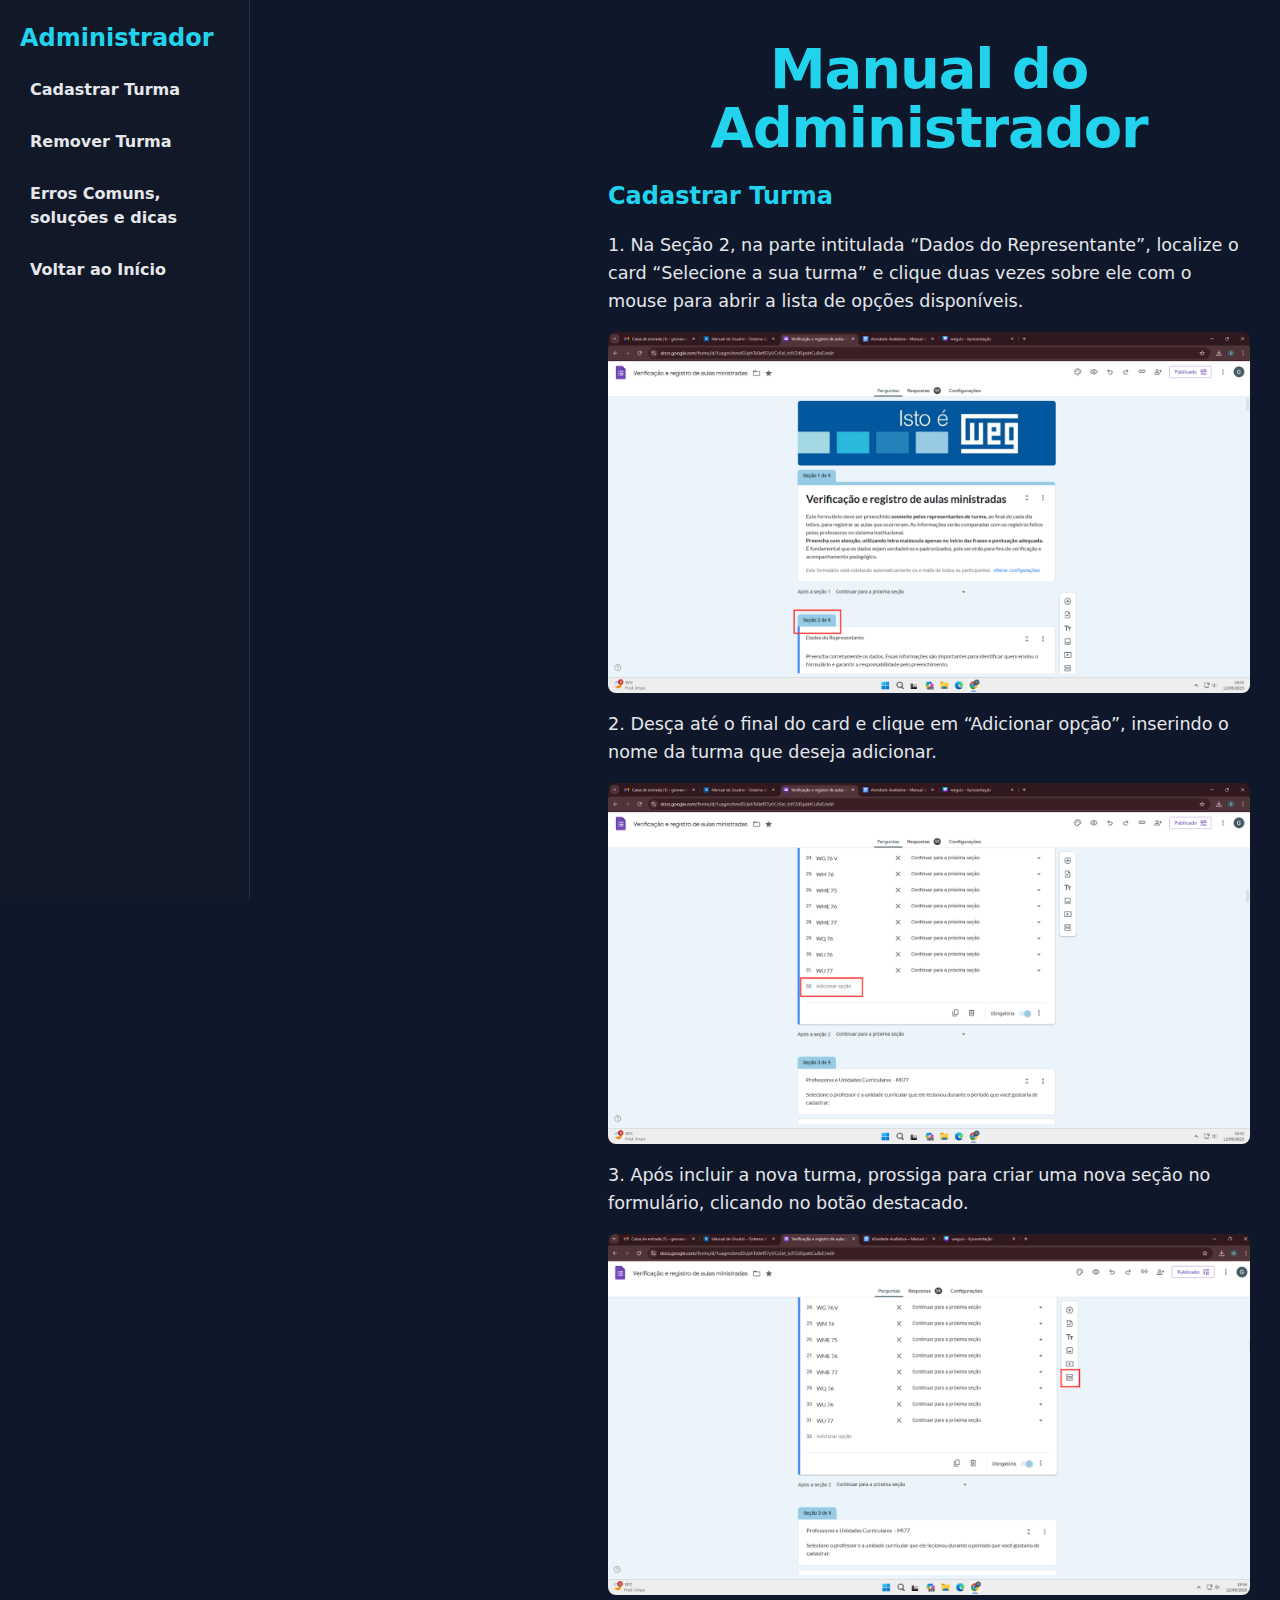
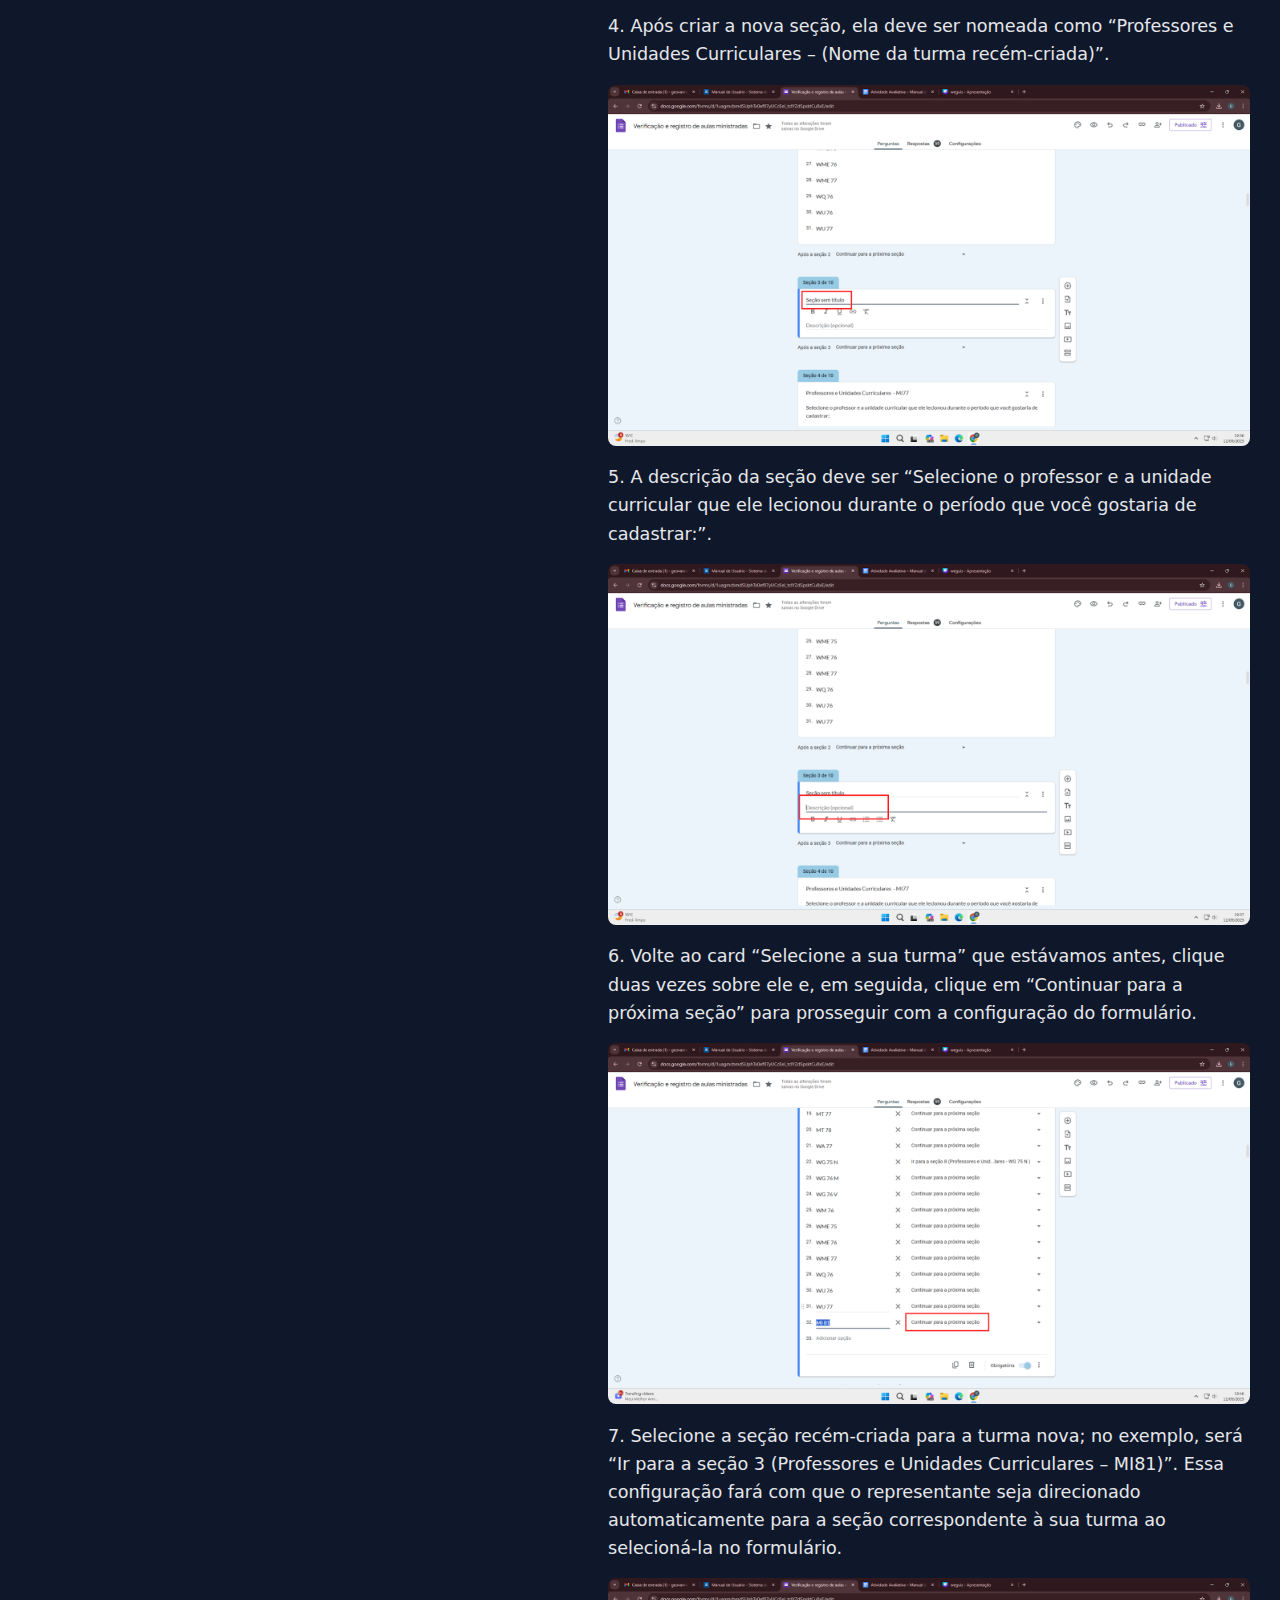
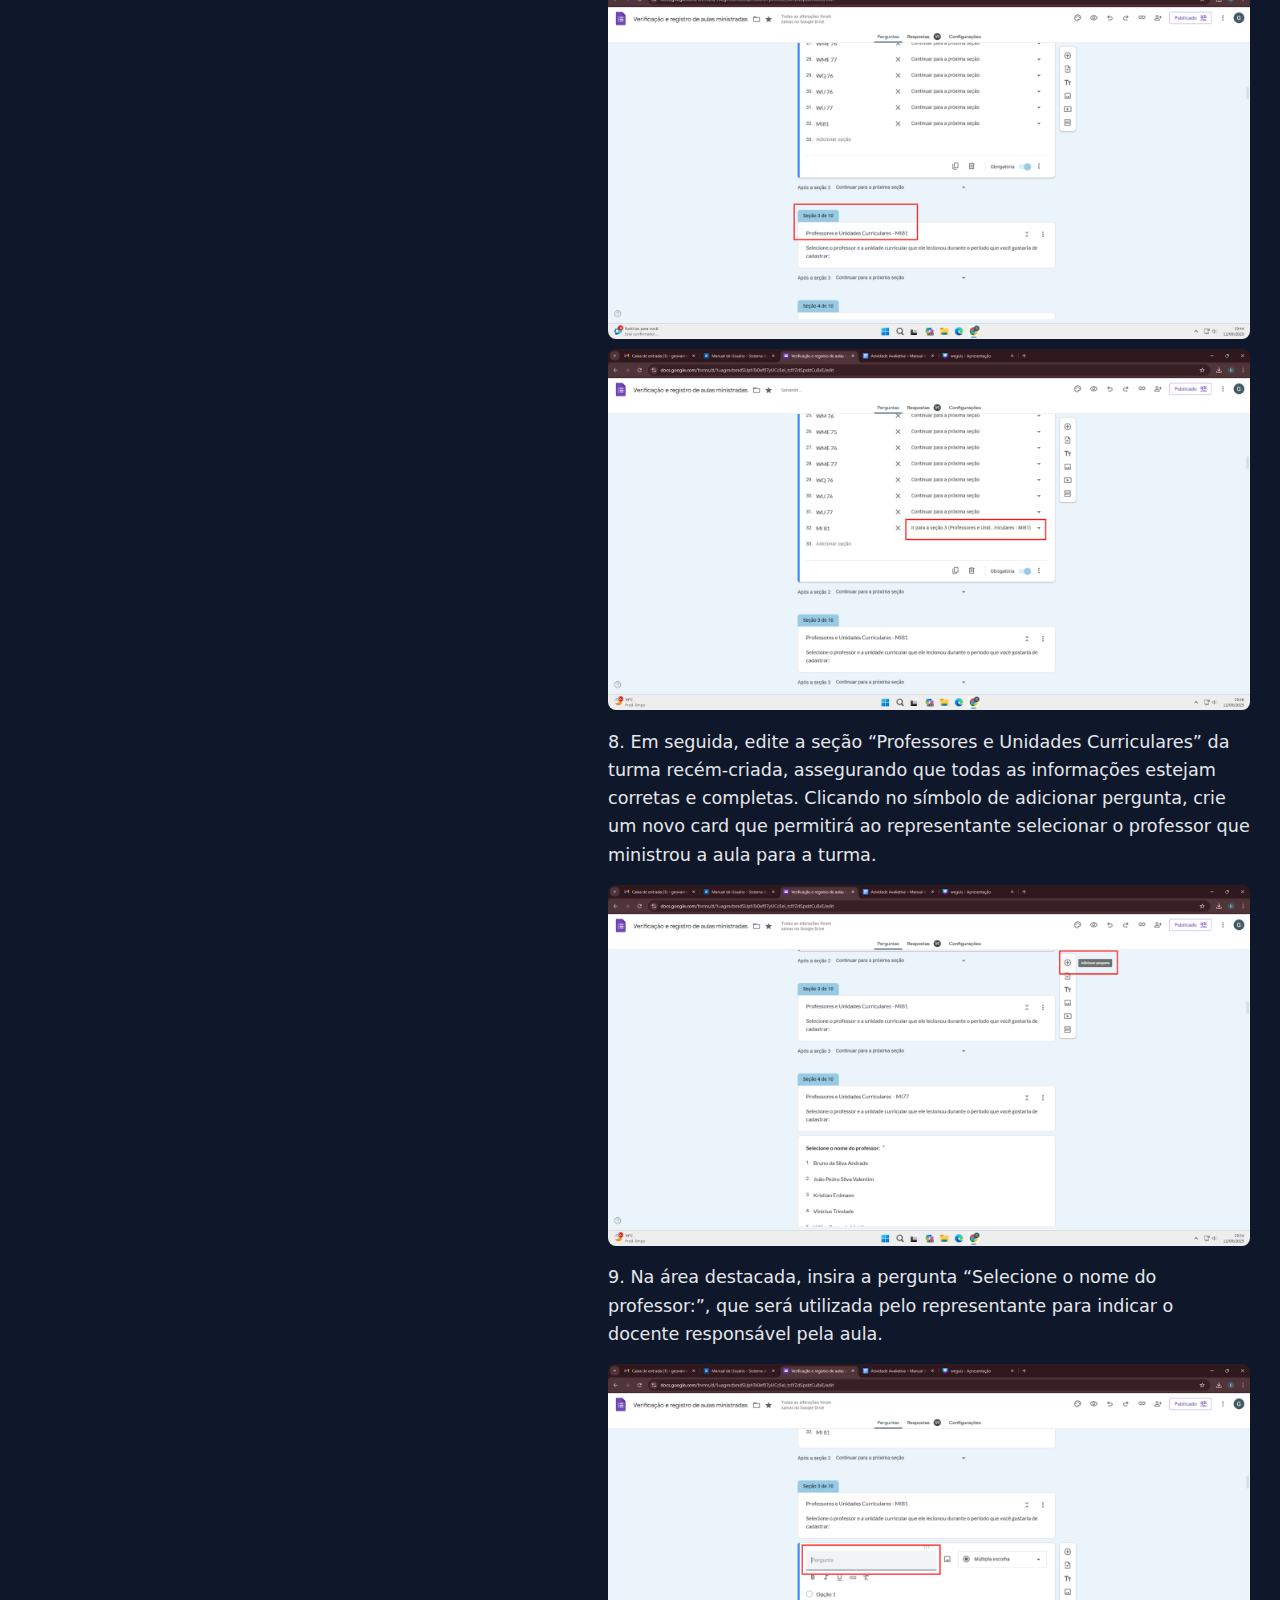
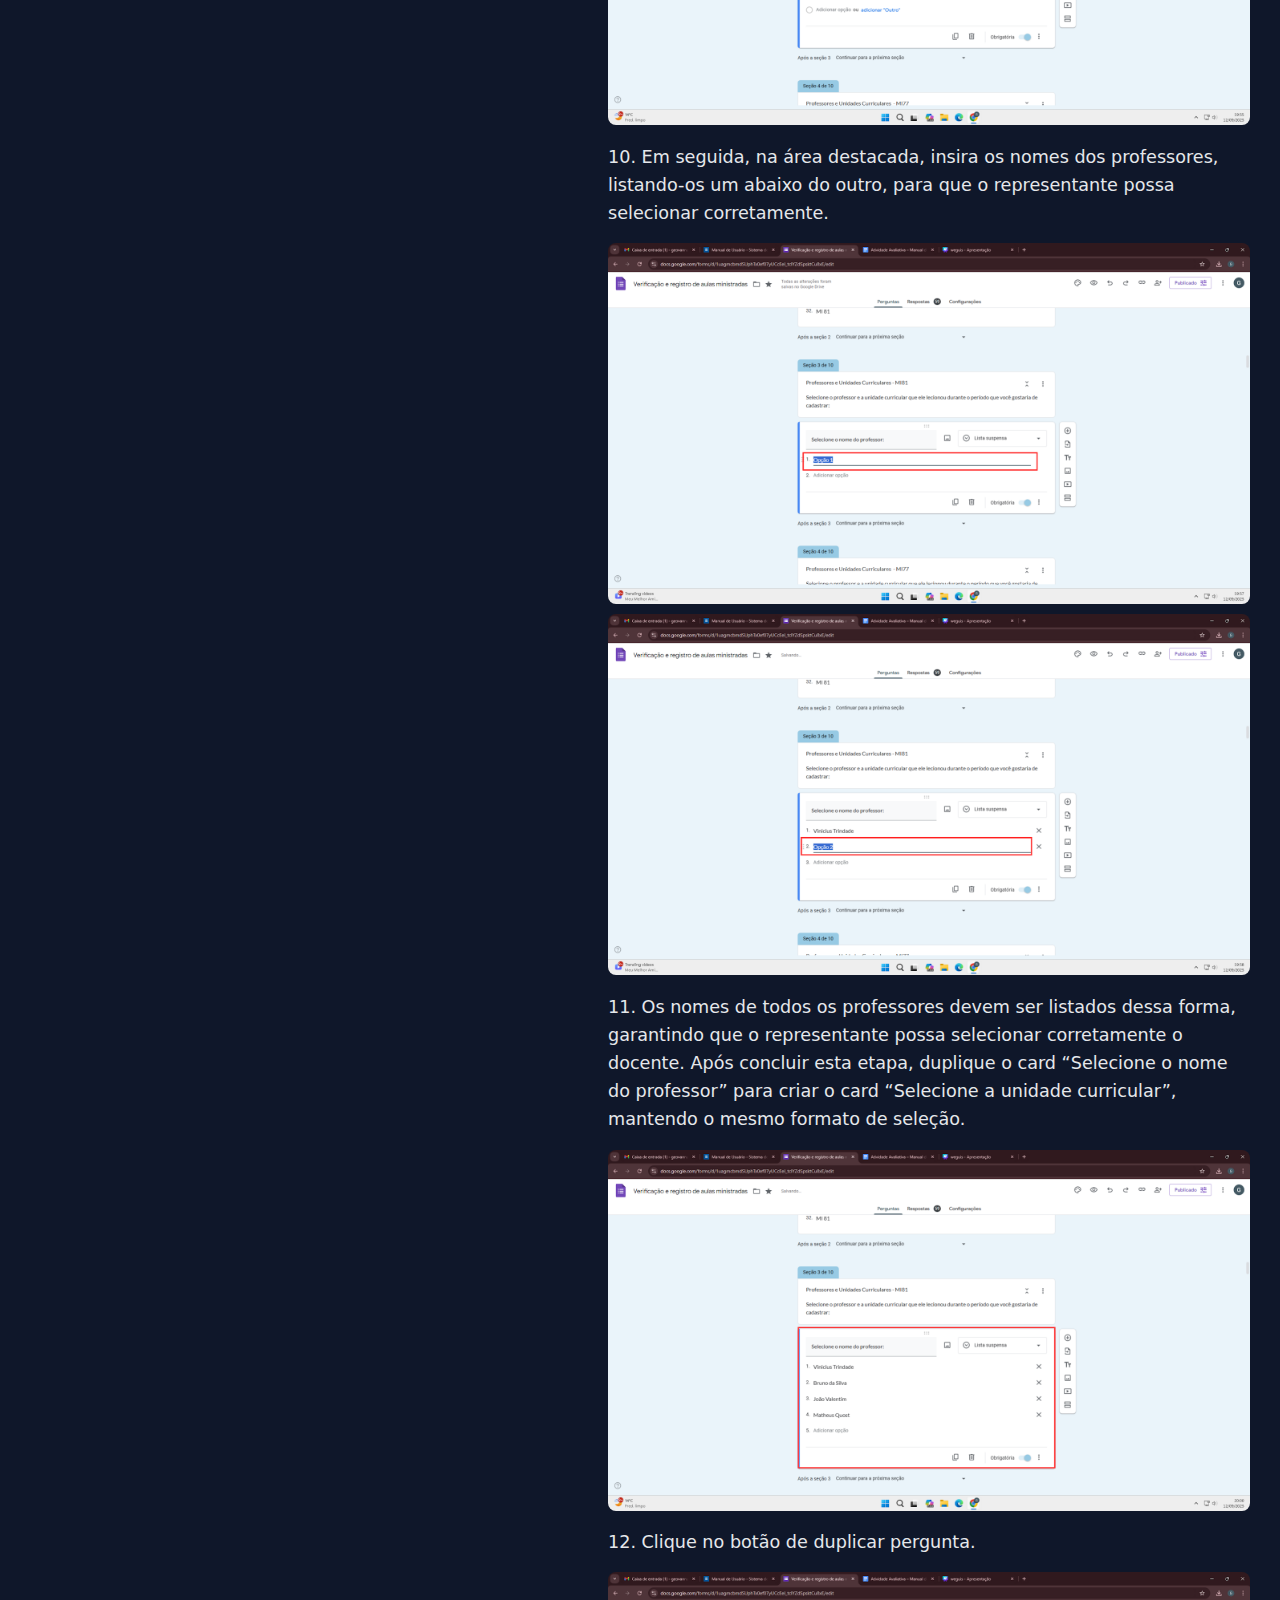
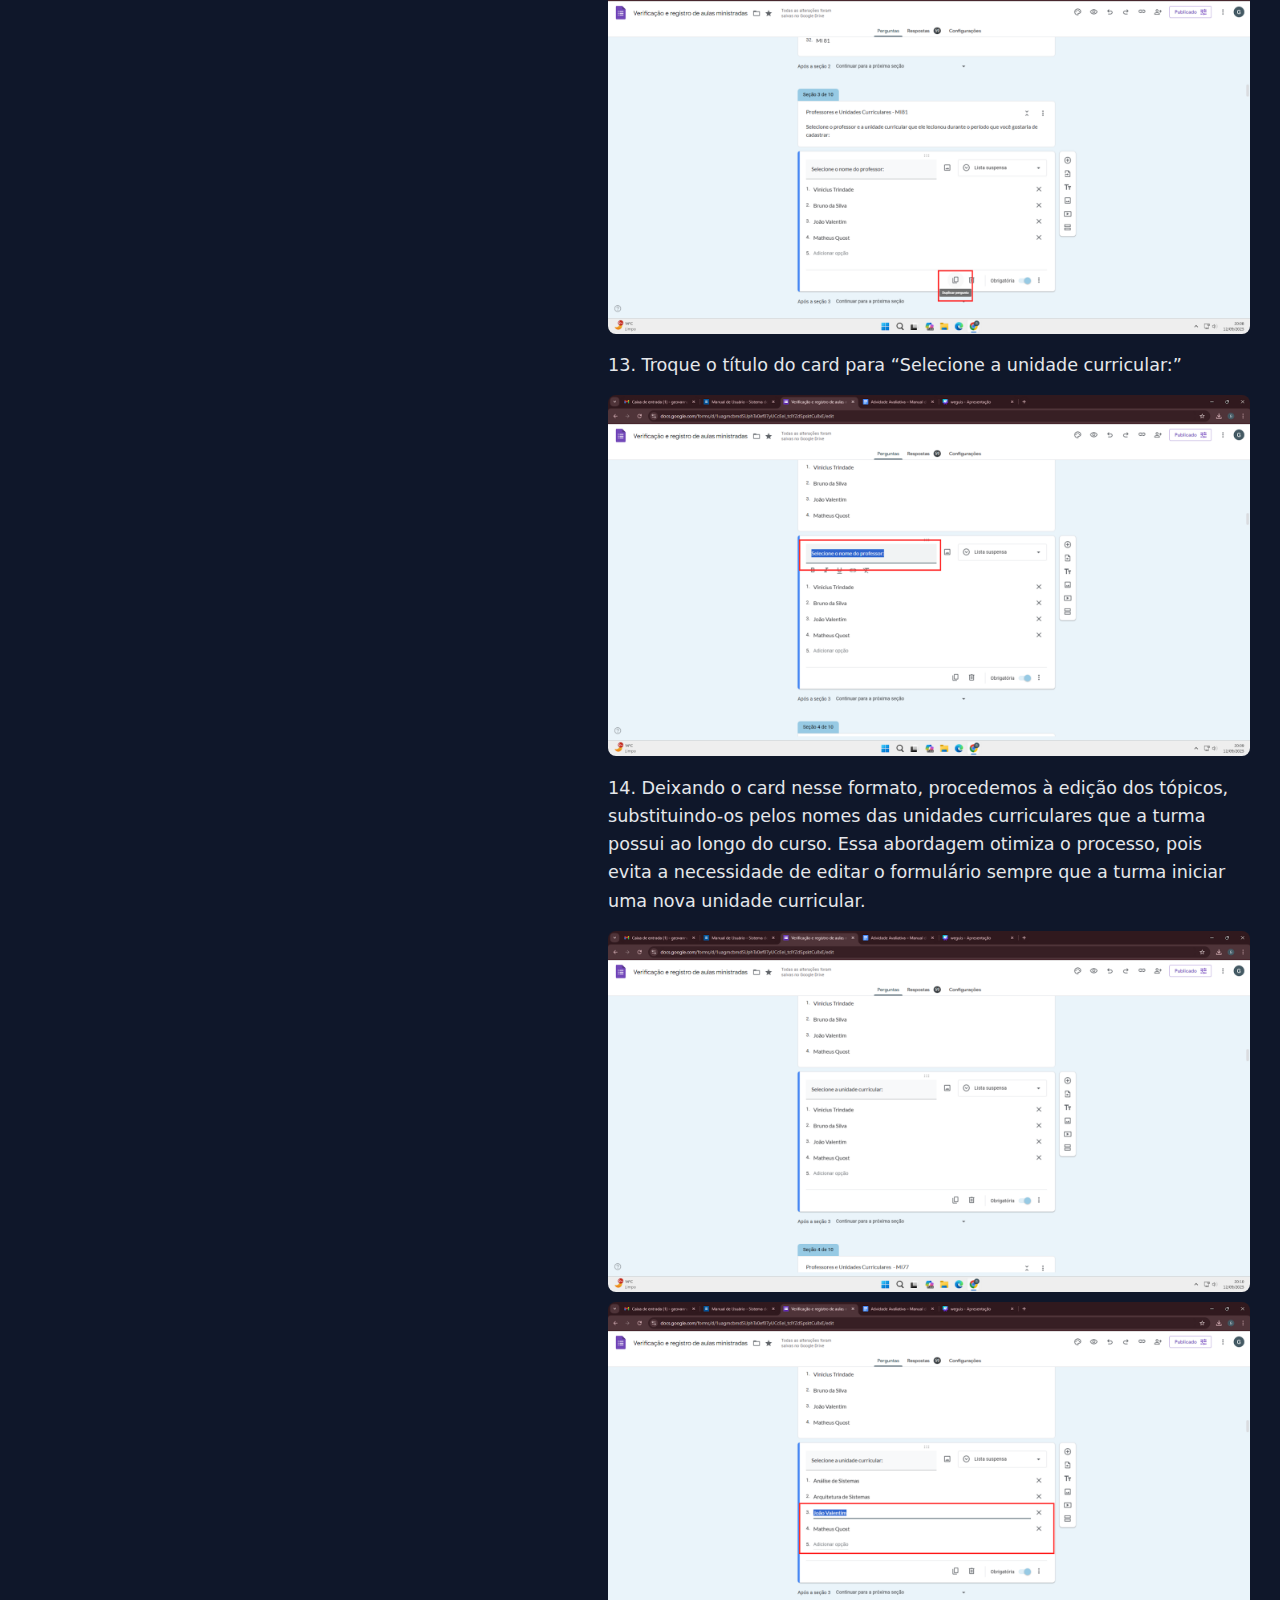
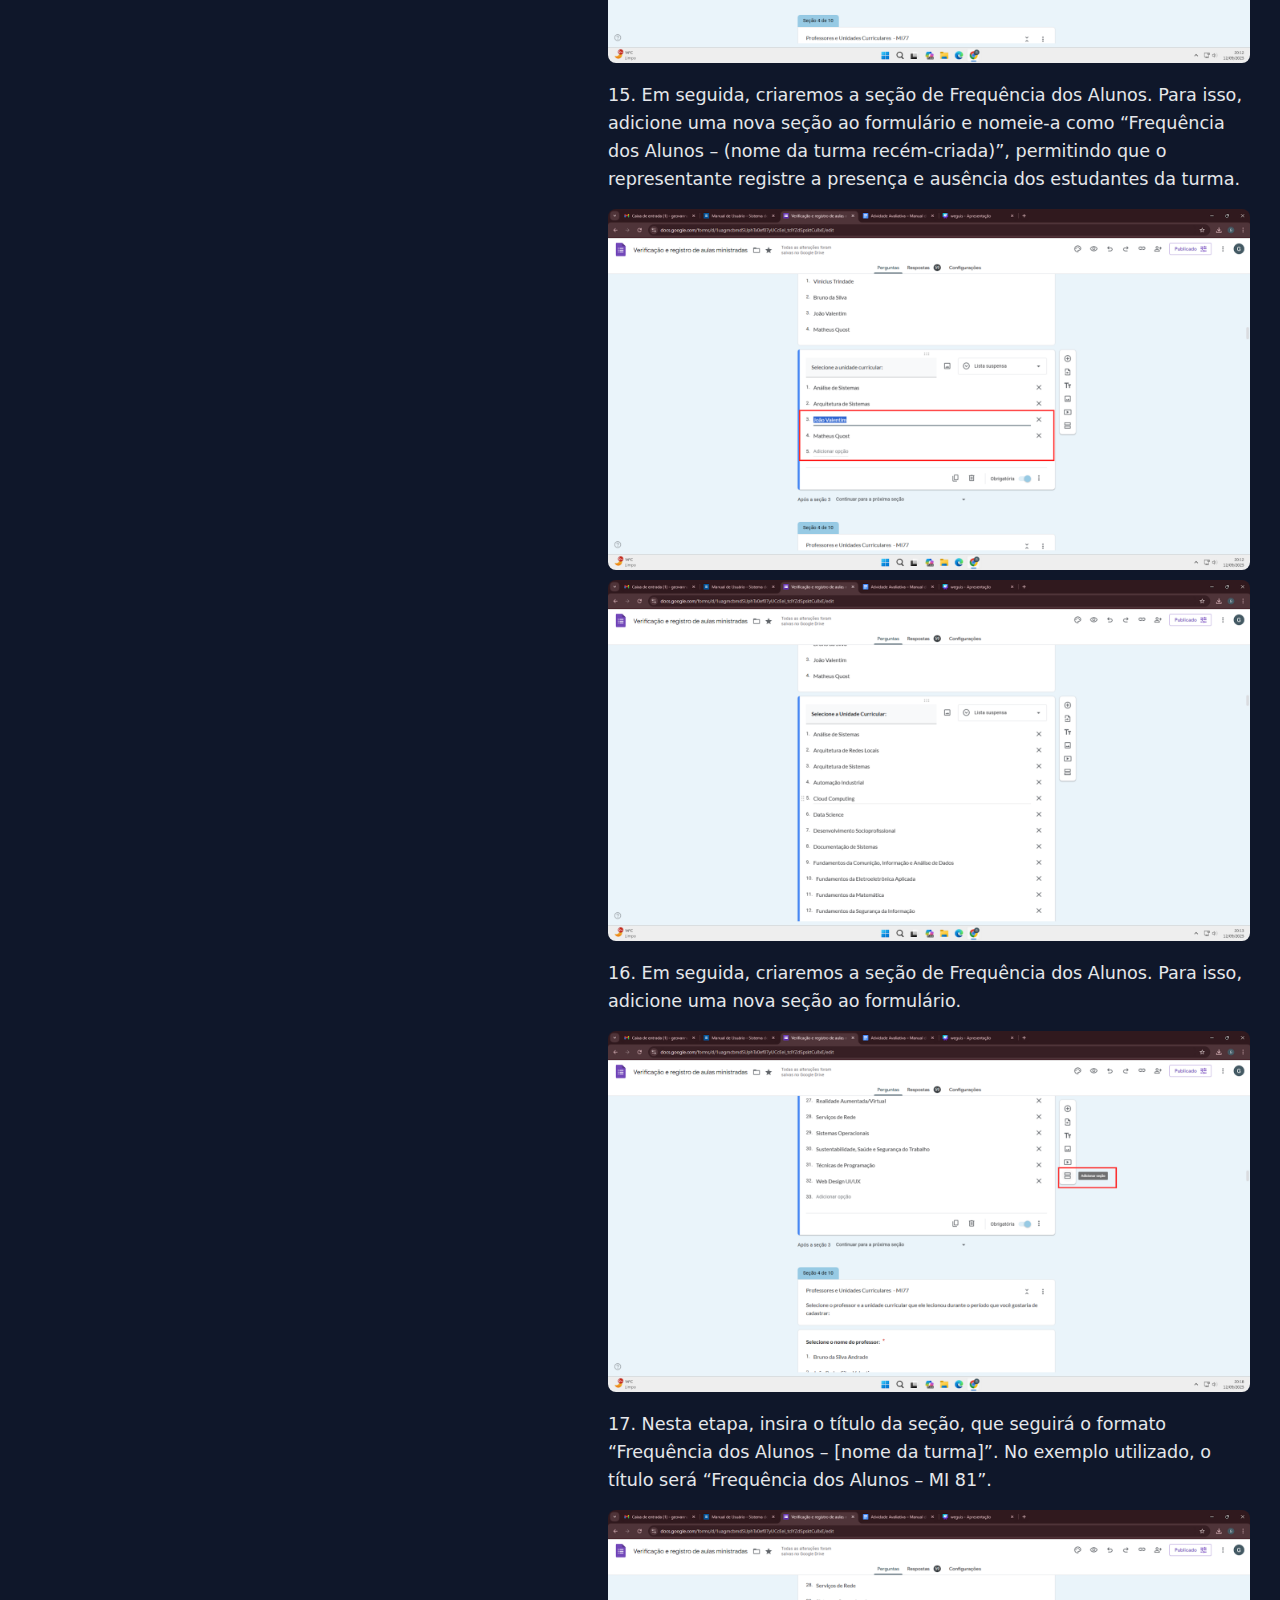
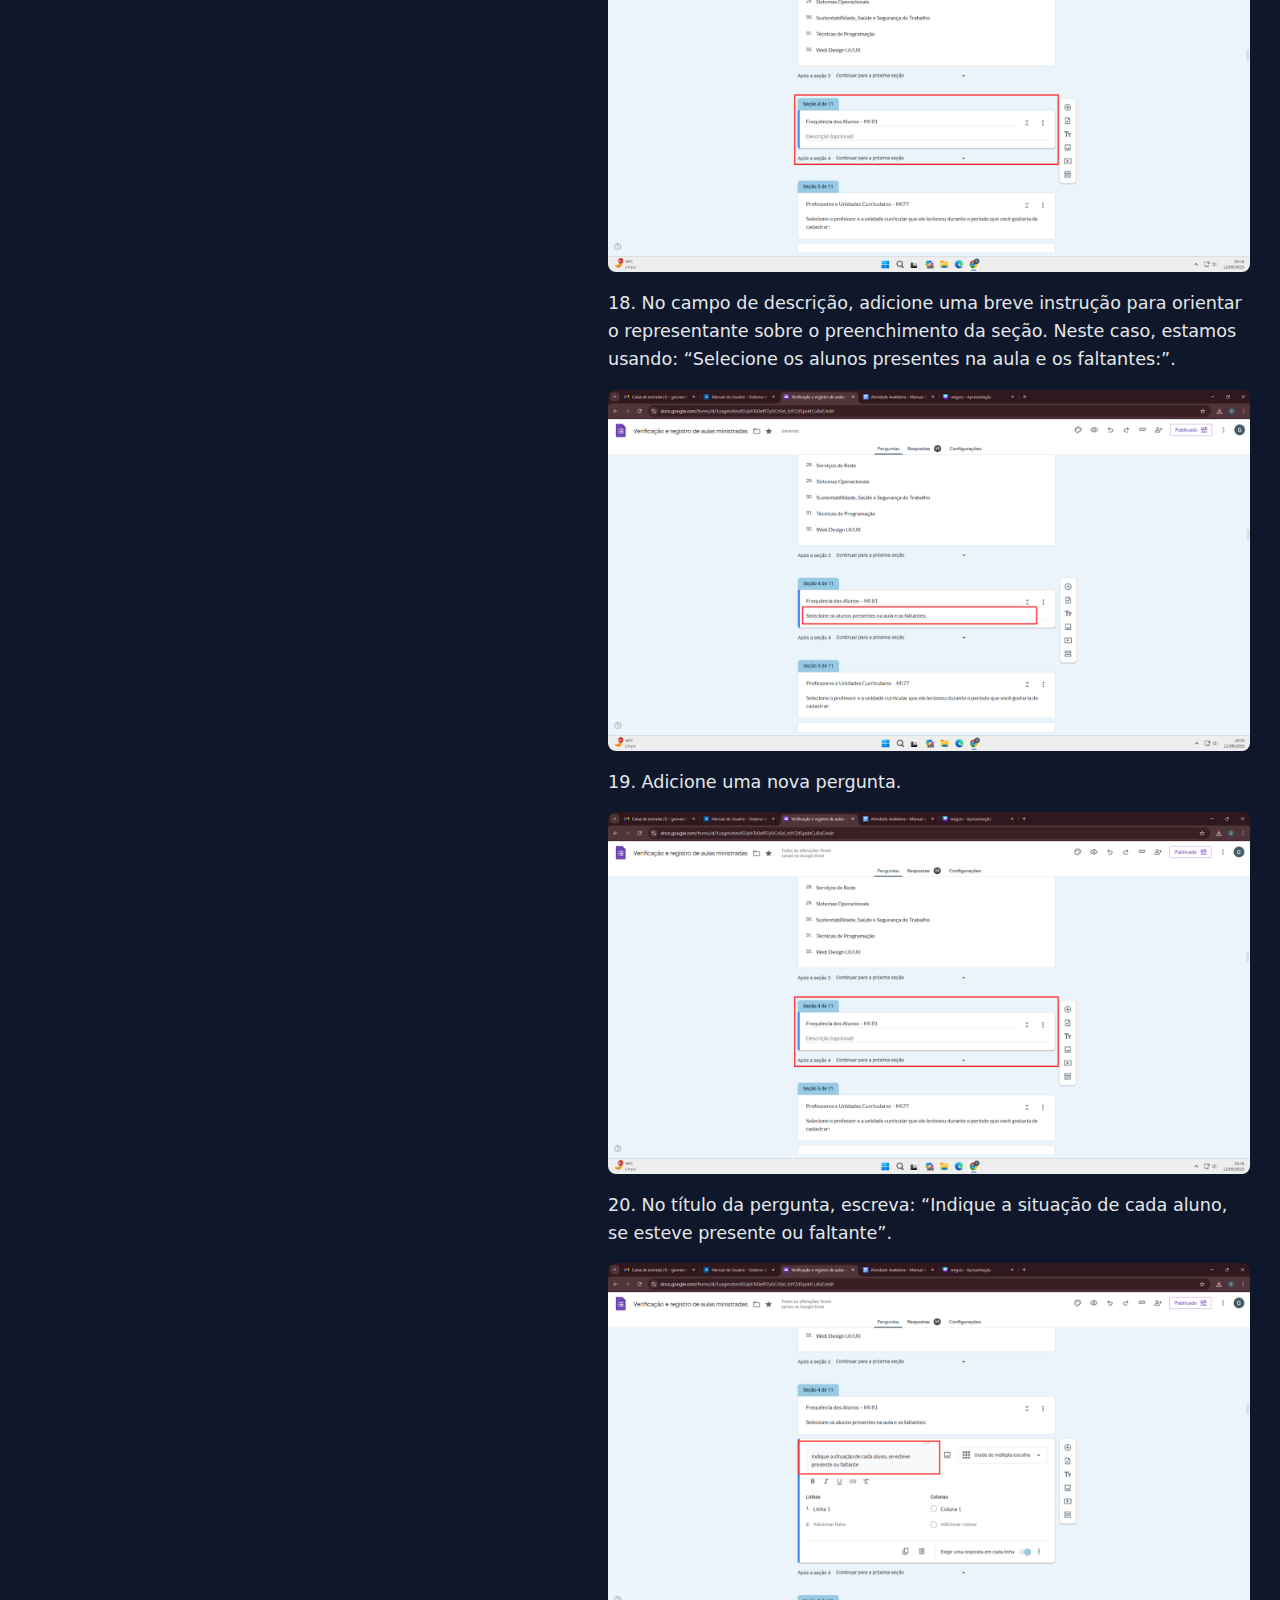
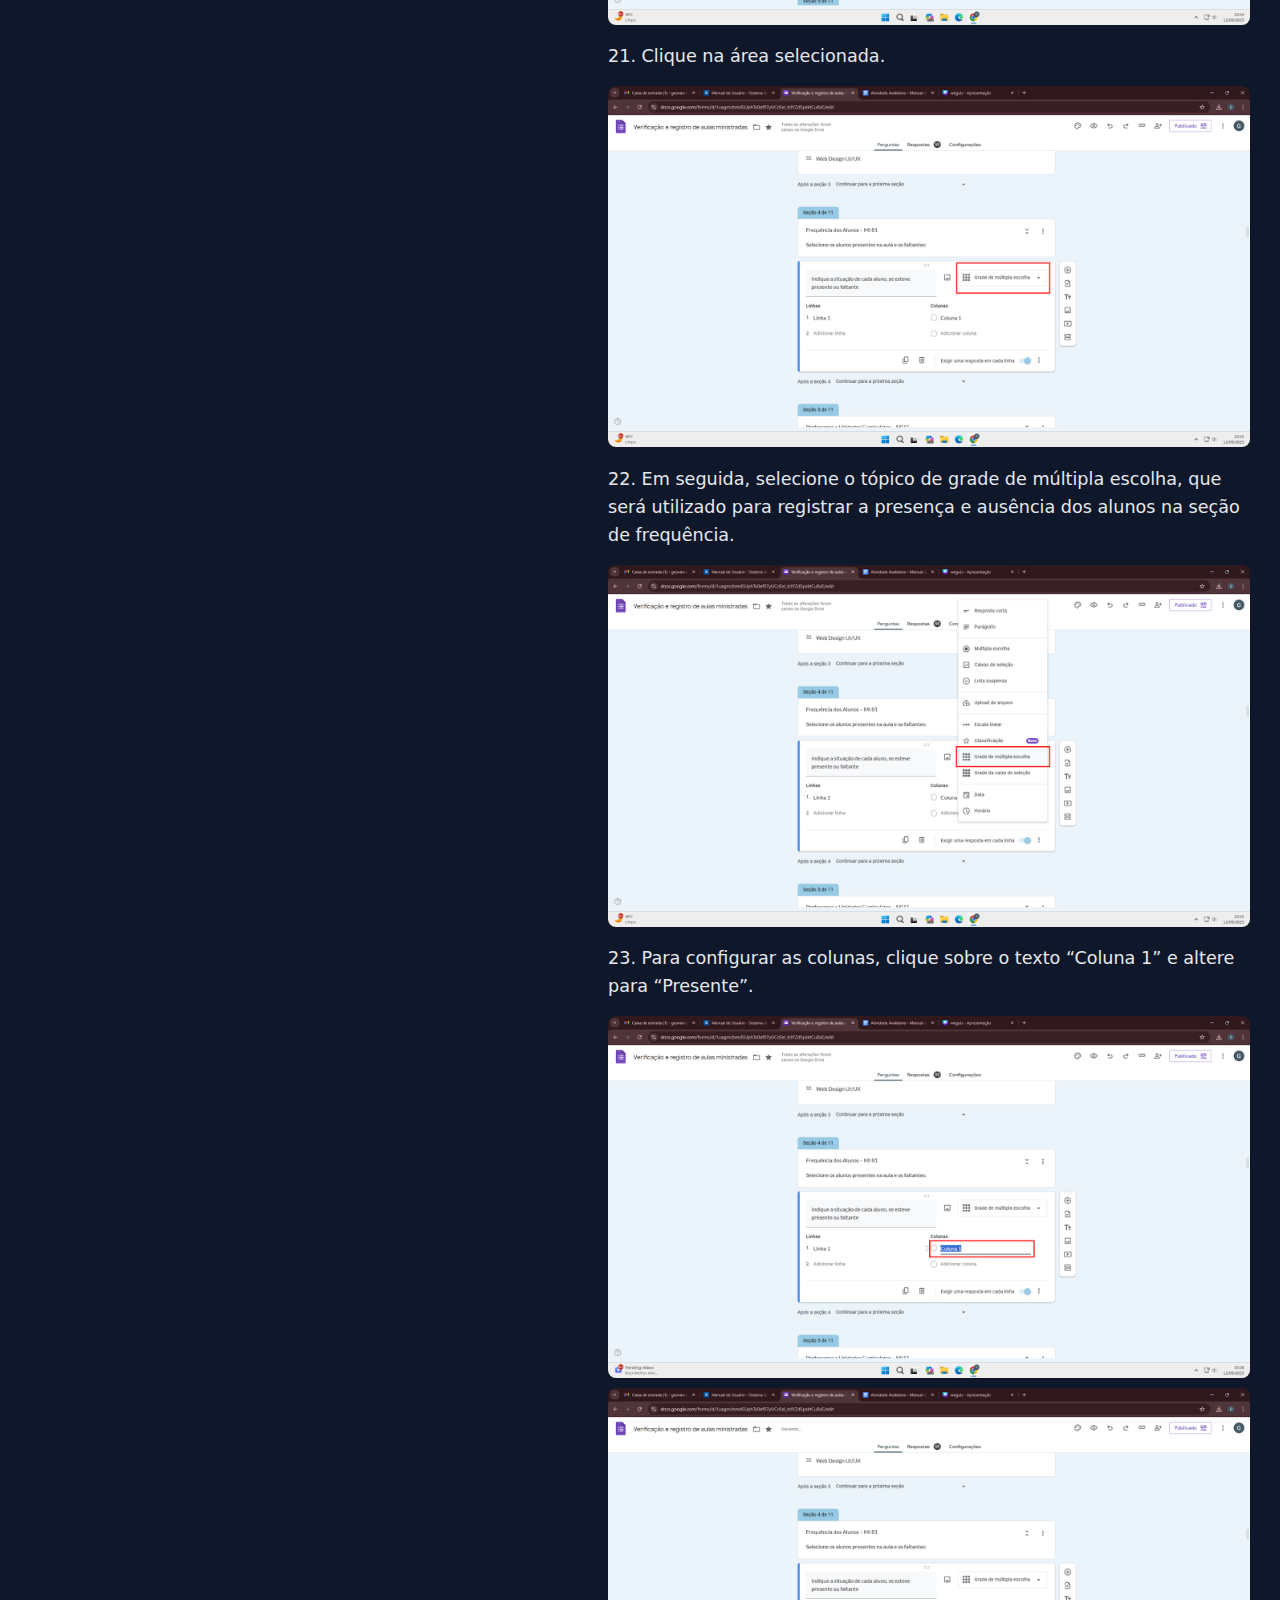
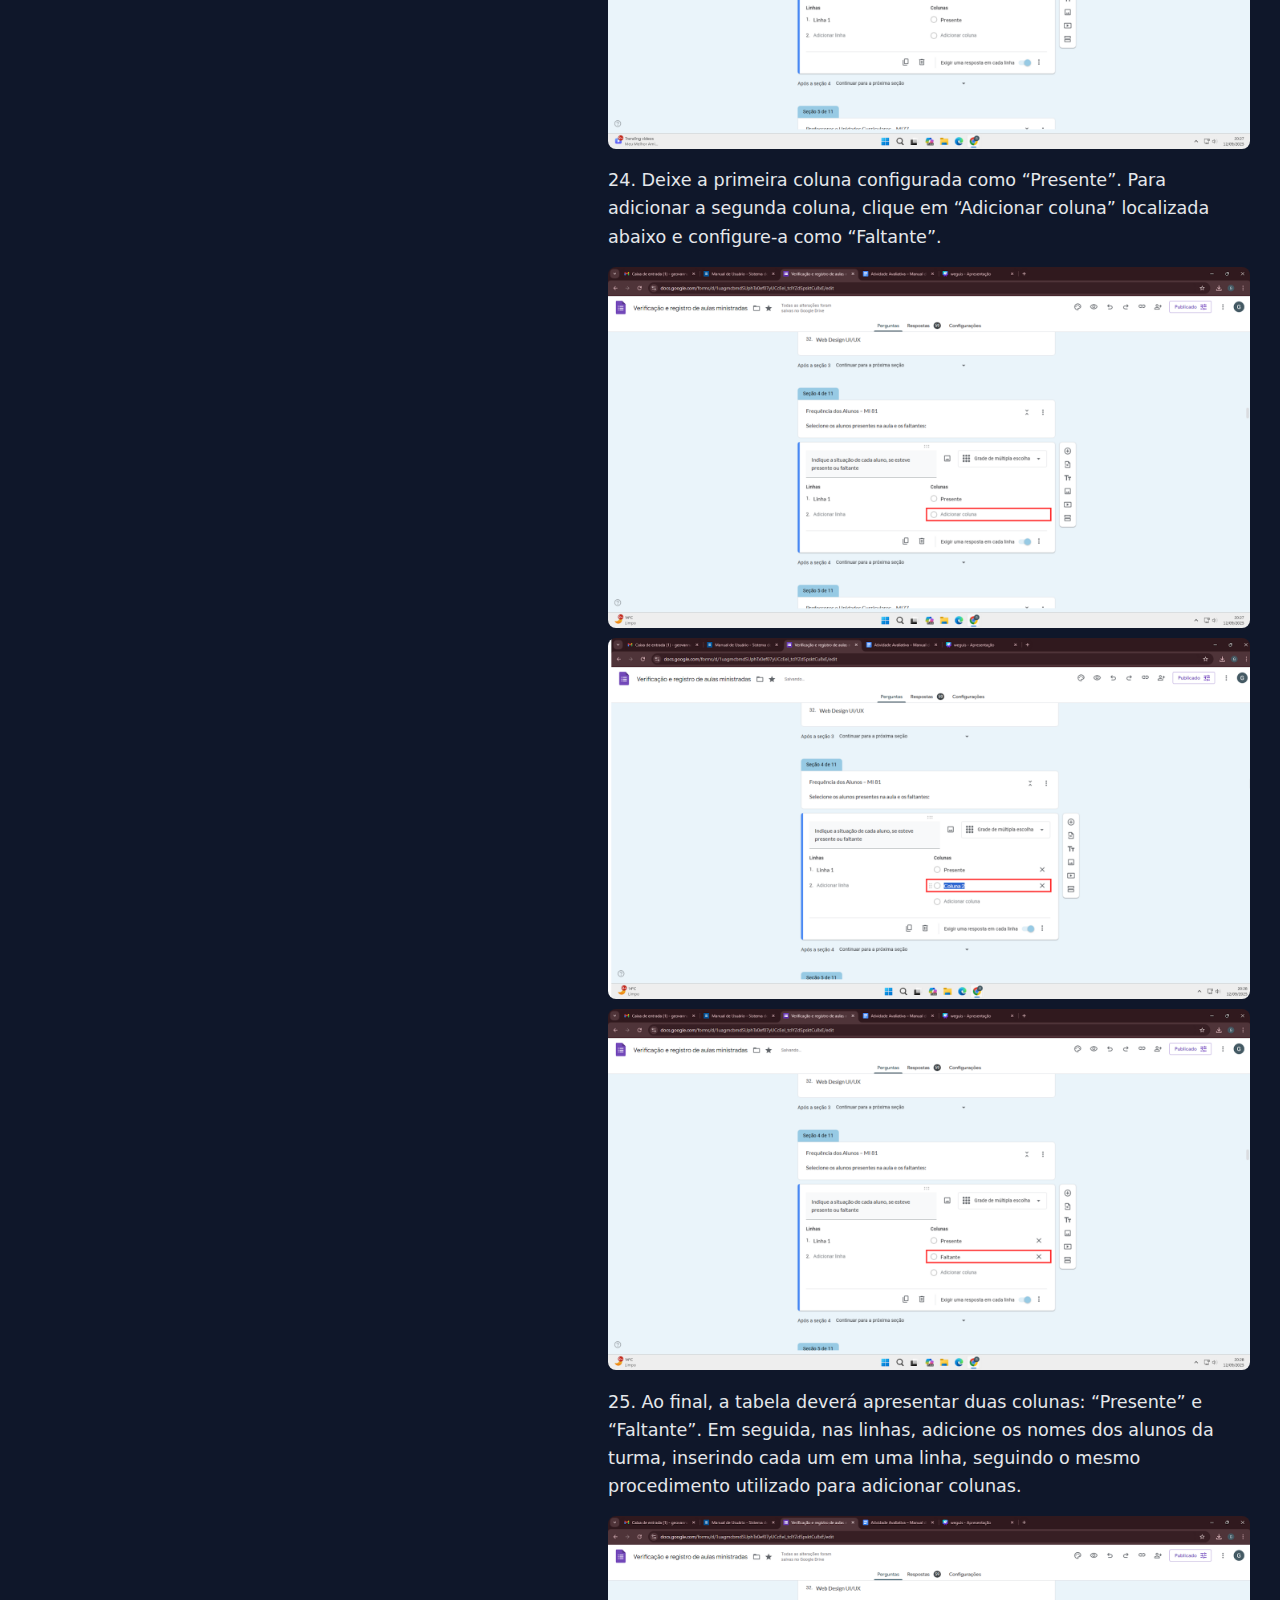
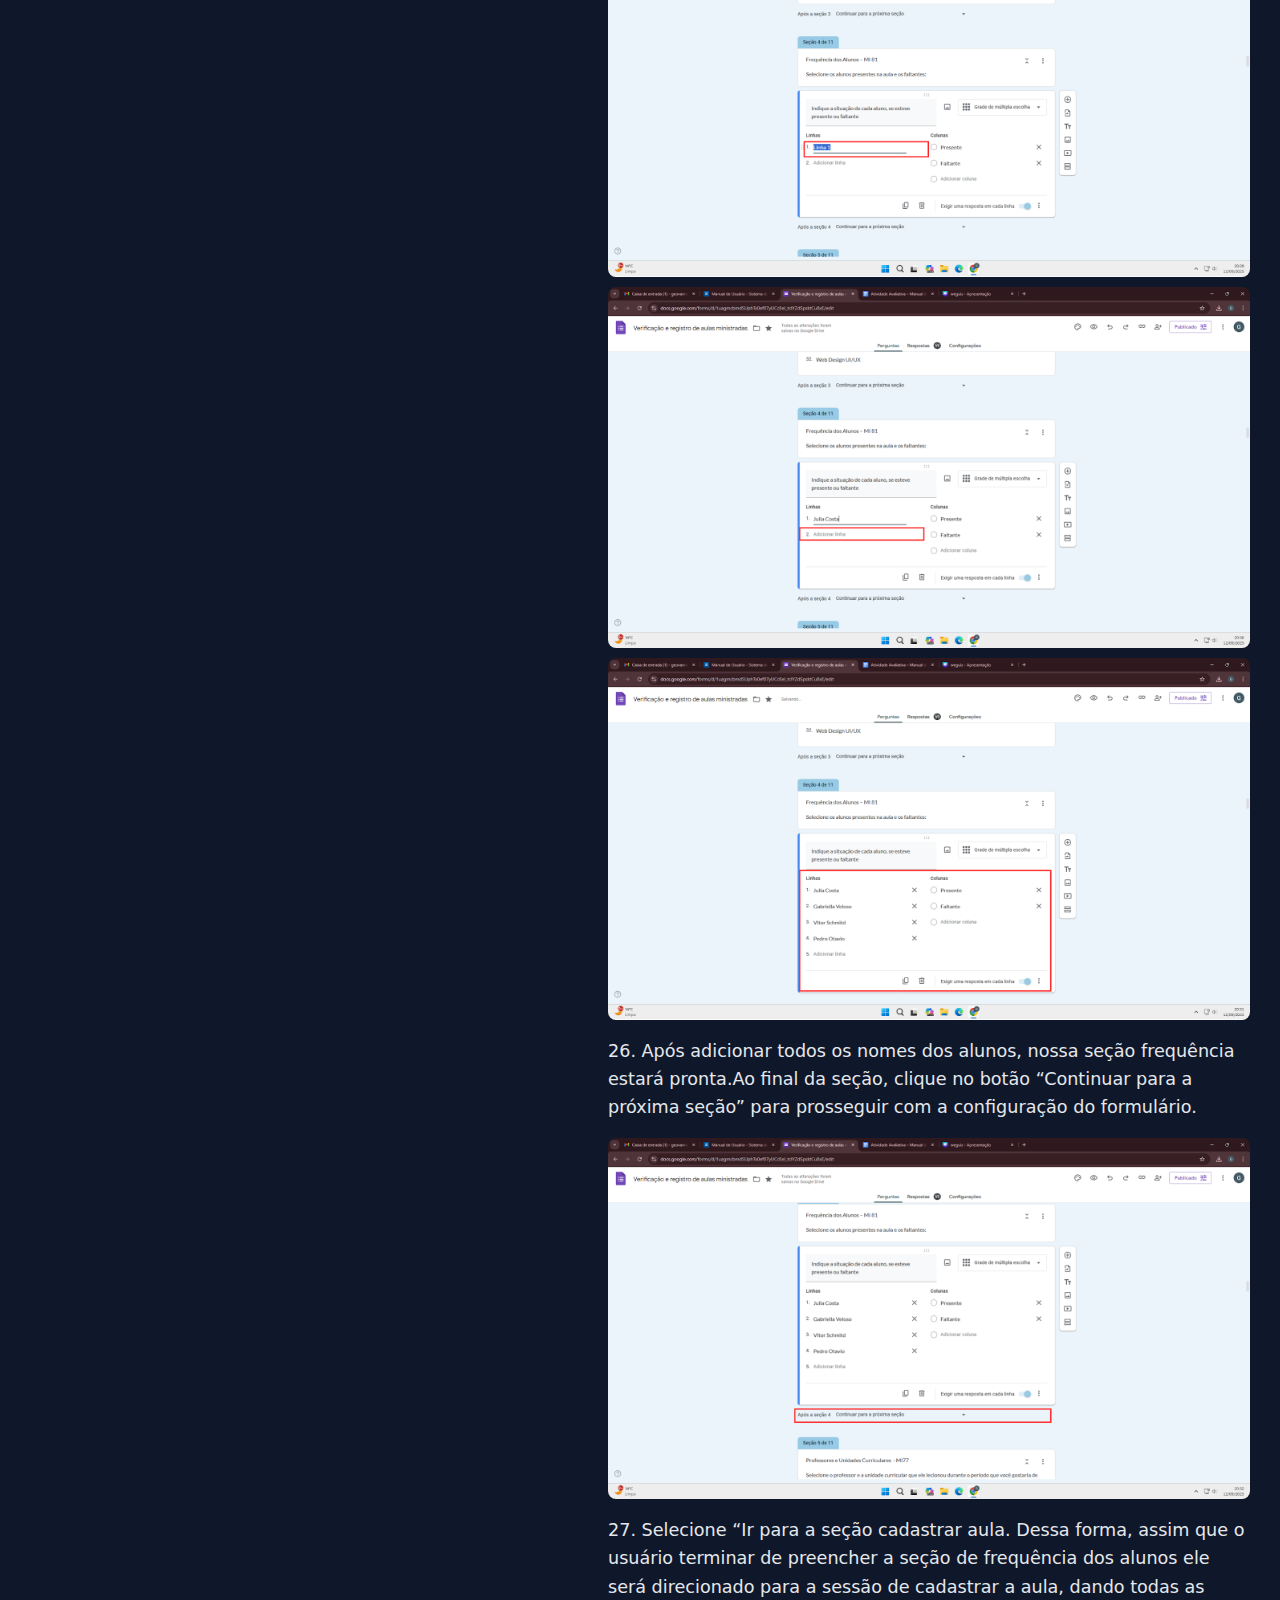
<file: Administrador.html>
<!doctype html>
<html lang="pt-BR">

<head>
  <meta charset="utf-8" />
  <meta name="viewport" content="width=device-width, initial-scale=1" />
  <title>Manual do Administrador - SystemIN</title>
  <link rel="stylesheet" href="css/style.css" />
</head>

<body class="manual-page">
  <!-- Botão hamburger para mobile -->
  <button class="hamburger" aria-label="Abrir menu" aria-expanded="false">&#9776;</button>

  <!-- Menu lateral -->
  <nav class="sidebar" aria-label="Menu de navegação">
    <h2>Administrador</h2>
    <ul>
      <li><a href="#cadastrar-turma">Cadastrar Turma</a></li>
      <li><a href="#remover-turma">Remover Turma</a></li>
      <li><a href="#erros-comuns">Erros Comuns, soluções e dicas</a></li>
      <li><a href="index.html">Voltar ao Início</a></li>
    </ul>
  </nav>

  <!-- Conteúdo principal -->
  <main class="content">
    <h1>Manual do Administrador</h1>

    <section id="cadastrar-turma">
      <h2>Cadastrar Turma</h2>
    
      <!-- Passo 1 -->
      <div class="tutorial-step">
        <p>1. Na Seção 2, na parte intitulada “Dados do Representante”, localize o card “Selecione a sua turma” e clique duas vezes sobre ele com o mouse para abrir a lista de opções disponíveis.</p>
        <img src="imgadm/tutorial1.png" alt="Card 'Selecione a sua turma' sendo clicado para abrir lista de opções">
      </div>
    
      <!-- Passo 2 -->
      <div class="tutorial-step">
        <p>2. Desça até o final do card e clique em “Adicionar opção”, inserindo o nome da turma que deseja adicionar.</p>
        <img src="imgadm/tutorial2.png" alt="Inserindo o nome de uma nova turma no card">
      </div>
    
      <!-- Passo 3 -->
      <div class="tutorial-step">
        <p>3. Após incluir a nova turma, prossiga para criar uma nova seção no formulário, clicando no botão destacado.</p>
        <img src="imgadm/tutorial3.png" alt="Botão para criar nova seção do formulário destacado">
      </div>
    
      <!-- Passo 4 -->
      <div class="tutorial-step">
        <p>4. Após criar a nova seção, ela deve ser nomeada como “Professores e Unidades Curriculares – (Nome da turma recém-criada)”.</p>
        <img src="imgadm/tutorial4.png" alt="Seção nomeada como 'Professores e Unidades Curriculares – [Nome da turma]'">
      </div>
    
      <!-- Passo 5 -->
      <div class="tutorial-step">
        <p>5. A descrição da seção deve ser “Selecione o professor e a unidade curricular que ele lecionou durante o período que você gostaria de cadastrar:”.</p>
        <img src="imgadm/tutorial5.png" alt="Descrição da seção orientando a selecionar professor e unidade curricular">
      </div>
    
      <!-- Passo 6 -->
      <div class="tutorial-step">
        <p>6. Volte ao card “Selecione a sua turma” que estávamos antes, clique duas vezes sobre ele e, em seguida, clique em “Continuar para a próxima seção” para prosseguir com a configuração do formulário.</p>
        <img src="imgadm/tutorial6.png" alt="Card 'Selecione a sua turma' com opção 'Continuar para a próxima seção'">
      </div>
    
      <!-- Passo 7 -->
      <div class="tutorial-step">
        <p>7. Selecione a seção recém-criada para a turma nova; no exemplo, será “Ir para a seção 3 (Professores e Unidades Curriculares – MI81)”. Essa configuração fará com que o representante seja direcionado automaticamente para a seção correspondente à sua turma ao selecioná-la no formulário.</p>
        <img src="imgadm/tutorial7.png" alt="Selecionando a seção recém-criada para a nova turma">
        <img src="imgadm/tutorial8.png" alt="Card para selecionar o professor adicionado à seção">
      </div>
    
      <!-- Passo 8 -->
      <div class="tutorial-step">
        <p>8. Em seguida, edite a seção “Professores e Unidades Curriculares” da turma recém-criada, assegurando que todas as informações estejam corretas e completas. Clicando no símbolo de adicionar pergunta, crie um novo card que permitirá ao representante selecionar o professor que ministrou a aula para a turma.</p>
        <img src="imgadm/tutorial9.png" alt="Adicionando card para selecionar professor na seção">
      </div>
    
      <!-- Passo 9 -->
      <div class="tutorial-step">
        <p>9. Na área destacada, insira a pergunta “Selecione o nome do professor:”, que será utilizada pelo representante para indicar o docente responsável pela aula.</p>
        <img src="imgadm/tutorial10.png" alt="Pergunta 'Selecione o nome do professor' no formulário">
      </div>
    
      <!-- Passo 10 -->
      <div class="tutorial-step">
        <p>10. Em seguida, na área destacada, insira os nomes dos professores, listando-os um abaixo do outro, para que o representante possa selecionar corretamente.</p>
        <img src="imgadm/tutorial11.png" alt="Lista de professores sendo inserida no card">
        <img src="imgadm/tutorial12.png" alt="Lista de professores no card duplicado para unidade curricular">
      </div>
    
      <!-- Passo 11 -->
      <div class="tutorial-step">
        <p>11. Os nomes de todos os professores devem ser listados dessa forma, garantindo que o representante possa selecionar corretamente o docente. Após concluir esta etapa, duplique o card “Selecione o nome do professor” para criar o card “Selecione a unidade curricular”, mantendo o mesmo formato de seleção.</p>
        <img src="imgadm/tutorial13.png" alt="Card configurado para selecionar unidade curricular">
      </div>
    
      <!-- Passo 12 -->
      <div class="tutorial-step">
        <p>12. Clique no botão de duplicar pergunta.</p>
        <img src="imgadm/tutorial14.png" alt="Botão para duplicar pergunta no formulário">
      </div>
    
      <!-- Passo 13 -->
      <div class="tutorial-step">
        <p>13. Troque o título do card para “Selecione a unidade curricular:”</p>
        <img src="imgadm/tutorial15.png" alt="Card com título alterado para 'Selecione a unidade curricular'">
      </div>
    
      <!-- Passo 14 -->
      <div class="tutorial-step">
        <p>14. Deixando o card nesse formato, procedemos à edição dos tópicos, substituindo-os pelos nomes das unidades curriculares que a turma possui ao longo do curso. Essa abordagem otimiza o processo, pois evita a necessidade de editar o formulário sempre que a turma iniciar uma nova unidade curricular.</p>
        <img src="imgadm/tutorial16.png" alt="Edição dos tópicos com nomes das unidades curriculares">
        <img src="imgadm/tutorial17.png" alt="Tabela de presença dos alunos exibindo colunas e linhas">
      </div>
    
      <!-- Passo 15 -->
      <div class="tutorial-step">
        <p>15. Em seguida, criaremos a seção de Frequência dos Alunos. Para isso, adicione uma nova seção ao formulário e nomeie-a como “Frequência dos Alunos – (nome da turma recém-criada)”, permitindo que o representante registre a presença e ausência dos estudantes da turma.</p>
        <img src="imgadm/tutorial18.png" alt="Seção Frequência dos Alunos sendo criada para nova turma">
        <img src="imgadm/tutorial19.png" alt="Continuação da criação da seção de frequência dos alunos">
      </div>

      <!-- Passo 16 -->
      <div class="tutorial-step">
        <p>16. Em seguida, criaremos a seção de Frequência dos Alunos. Para isso, adicione uma nova seção ao formulário.</p>
        <img src="imgadm\tutorial20.png" alt="Formulário com nova seção de frequência pronta para edição">
      </div>

      <!-- Passo 17 -->
      <div class="tutorial-step">
        <p>17. Nesta etapa, insira o título da seção, que seguirá o formato “Frequência dos Alunos – [nome da turma]”. No exemplo utilizado, o título será “Frequência dos Alunos – MI 81”.</p>
        <img src="imgadm\tutorial21.png" alt="Título da seção configurado como 'Frequência dos Alunos – MI 81'">
      </div>

      <!-- Passo 18 -->
      <div class="tutorial-step">
        <p>18. No campo de descrição, adicione uma breve instrução para orientar o representante sobre o preenchimento da seção. Neste caso, estamos usando: “Selecione os alunos presentes na aula e os faltantes:”.</p>
        <img src="imgadm\tutorial22.png" alt="Descrição da seção de frequência orientando a selecionar alunos presentes ou faltantes">
      </div>

      <!-- Passo 19 -->
      <div class="tutorial-step">
        <p>19. Adicione uma nova pergunta.</p>
        <img src="imgadm\tutorial21.png" alt="Botão para adicionar nova pergunta na seção de frequência">
      </div>

      <!-- Passo 20 -->
      <div class="tutorial-step">
        <p>20. No título da pergunta, escreva: “Indique a situação de cada aluno, se esteve presente ou faltante”.</p>
        <img src="imgadm\tutorial24.png" alt="Título da pergunta configurado para indicar situação de presença dos alunos">
      </div>

      <!-- Passo 21 -->
      <div class="tutorial-step">
        <p>21. Clique na área selecionada.</p>
        <img src="imgadm\tutorial25.png" alt="Área selecionada para configurar grade de múltipla escolha">
      </div>

      <!-- Passo 22 -->
      <div class="tutorial-step">
        <p>22. Em seguida, selecione o tópico de grade de múltipla escolha, que será utilizado para registrar a presença e ausência dos alunos na seção de frequência.</p>
        <img src="imgadm\tutorial26.png" alt="Escolhendo grade de múltipla escolha para registrar presença e falta">
      </div>

      <!-- Passo 23 -->
      <div class="tutorial-step">
        <p>23. Para configurar as colunas, clique sobre o texto “Coluna 1” e altere para “Presente”.</p>
        <img src="imgadm\tutorial27.png" alt="Configurando primeira coluna da grade como 'Presente'">
        <img src="imgadm\tutorial28.png" alt="Configuração da coluna 'Presente' na grade">
      </div>

      <!-- Passo 24 -->
      <div class="tutorial-step">
        <p>24. Deixe a primeira coluna configurada como “Presente”. Para adicionar a segunda coluna, clique em “Adicionar coluna” localizada abaixo e configure-a como “Faltante”.</p>
        <img src="imgadm\tutorial29.png" alt="Adicionando segunda coluna 'Faltante' na grade">
        <img src="imgadm\tutorial30.png" alt="Segunda coluna da grade configurada como 'Faltante'">
        <img src="imgadm\tutorial31.png" alt="Grade completa com colunas 'Presente' e 'Faltante'">
      </div>

      <!-- Passo 25 -->
      <div class="tutorial-step">
        <p>25. Ao final, a tabela deverá apresentar duas colunas: “Presente” e “Faltante”. Em seguida, nas linhas, adicione os nomes dos alunos da turma, inserindo cada um em uma linha, seguindo o mesmo procedimento utilizado para adicionar colunas.</p>
        <img src="imgadm/tutorial32.png" alt="Adicionando nomes dos alunos nas linhas da grade">
        <img src="imgadm/tutorial33.png" alt="Lista de alunos sendo preenchida na grade">
        <img src="imgadm/tutorial34.png" alt="Grade final com nomes dos alunos e colunas de presença e falta">
      </div>

      <!-- Passo 26 -->
      <div class="tutorial-step">
        <p>26. Após adicionar todos os nomes dos alunos, nossa seção frequência estará pronta.Ao final da seção, clique no botão “Continuar para a próxima seção” para prosseguir com a configuração do formulário.</p>
        <img src="imgadm\tutorial35.png" alt="Botão 'Continuar para a próxima seção' após finalizar frequência">
      </div>

      <!-- Passo 27 -->
      <div class="tutorial-step">
        <p>27. Selecione “Ir para a seção cadastrar aula. Dessa forma, assim que o usuário terminar de preencher a seção de frequência dos alunos ele será direcionado para a sessão de cadastrar a aula, dando todas as informações necessárias.</p>
        <img src="imgadm/tutorial36.png" alt="Selecionando opção para ir à seção de cadastrar aula após frequência dos alunos">
      </div>
    
    </section>
    

    <section id="remover-turma">
      <h2>Remover Turmas</h2>
      <p>O administrador pode acessar a lista de turmas cadastradas e visualizar os dados organizados em planilhas específicas para cada turma.</p>

      <!-- Passo 1 -->
      <div class="tutorial-step">
        <p>1. Primeiramente, acesse a Seção 2 (topo do formulário) e remova a turma da lista de turmas disponíveis para seleção pelos representantes.</p>
        <img src="imgadm/image.png" alt="Card 'Selecione a sua turma' sendo clicado para abrir lista de opções">
        <img src="imgadm/image (1).png" alt="Removendo uma turma da lista de opções">
      </div>

      <!-- Passo 2 -->
      <div class="tutorial-step">
        <p>2. Para remover completamente a turma do sistema, é necessário também excluir suas demais seções. Para isso, acesse a seção “Professores e Unidades Curriculares” correspondente à turma e clique nos três pontinhos destacados para acessar as opções de exclusão.</p>
        <img src="imgadm/image (2).png" alt="Acesso à seção de 'Professores e Unidades Curriculares'">
      </div>

      <!-- Passo 3 -->
      <div class="tutorial-step">
        <p>3. Clique em excluir seção.</p>
        <img src="imgadm/image (3).png" alt="Acesso à seção de 'Professores e Unidades Curriculares'">
      </div>

      <!-- Passo 4 -->
      <div class="tutorial-step">
        <p>4. Em seguida, será exibida uma janela de confirmação, informando que, ao excluir a seção, todos os cards contidos nela serão removidos. Como o objetivo é excluir a turma, basta clicar em OK para confirmar a ação.</p>
        <img src="imgadm/image (4).png" alt="Acesso à seção de 'Professores e Unidades Curriculares'">
      </div>

      <!-- Passo 5 -->
      <div class="tutorial-step">
        <p>5. Para remover completamente a turma do sistema, é necessário também excluir suas demais seções. Para isso, acesse a seção “Frequência dos alunos” correspondente à turma e clique nos três pontinhos destacados para acessar as opções de exclusão.</p>
        <img src="imgadm/image (7).png" alt="Acesso à seção de 'Professores e Unidades Curriculares'">
      </div>

      <!-- Passo 6 -->
      <div class="tutorial-step">
        <p>6. Clique em excluir seção.</p>
        <img src="imgadm/image (5).png" alt="Acesso à seção de 'Professores e Unidades Curriculares'">
      </div>

      <!-- Passo 7 -->
      <div class="tutorial-step">
        <p>7. Em seguida, será exibida uma janela de confirmação, informando que, ao excluir a seção, todos os cards contidos nela serão removidos. Como o objetivo é excluir a turma, basta clicar em OK para confirmar a ação.</p>
        <img src="imgadm/image (6).png" alt="Acesso à seção de 'Professores e Unidades Curriculares'">
      </div>


    </section>

    <section id="erros-comuns">
      <h2>Erros comuns, suas soluções e dicas para utilização do formulário</h2>
      <p>Durante a edição do formulário, podem ocorrer alguns erros. Trazemos aqui soluções e dicas para evitar e solucionar o mais rápido possível</p>

      <div class="tutorial-step">
        <h3>1. Erro no direcionamento de seções.</h3>
        <p>Erro comum: O usuário não consegue responder o formulário de forma correta, pois o redirecionamento de seções conforme a respota não está bem configurado.</p>
        <p>Solução: Verificar o redirecionamento de seção de todas as perguntas, pode-se revisar o caminho da seção na área destacada abaixo. </p>
        <p>Dica: Teste o formulário como se fosse um aluno para revisar os tipos de resposta antes de liberar o formulário.</p>
        <img src="imgadm\erroAdm1.png" alt="Onde fazer o fluxo de redirecionamento de seções">
      </div>

      <div class="tutorial-step">
        <h3>2. Usuário preenche formulário sem dados importantes.</h3>
        <p>Erro comum: Usuários enviam o formulário sem preencher campos importantes.</p>
        <p>Solução: Marque as perguntas essenciais como obrigatórias.</p>
        <p>Dica: Ative a obrigatoriedade em todas as perguntas críticas para a análise.</p>
        <img src="imgadm/erroAdm2.png" alt="Como tornar uma pergunta obrigatória">
      </div>

      <div class="tutorial-step">
        <h3>3. Tipo de resposta incorreto.</h3>
        <p>Erro comum: Escolher o tipo de resposta errado (ex.: “parágrafo” em vez de “múltipla escolha”).</p>
        <p>Solução: Ajuste o tipo de resposta ao objetivo da pergunta e use múltipla escolha/caixas de seleção para várias opções.</p>
        <p>Dica: Sempre revise os tipos de resposta antes de liberar o formulário.</p>
        <img src="imgadm/erroAdm3.png" alt="Onde verificar o tipo de resposta da pergunta">
      </div>

    </section>
  </main>

  <!-- Script externo para menu e scroll suave -->
  <script src="js/manual.js"></script>
</body>

</html>
</file>
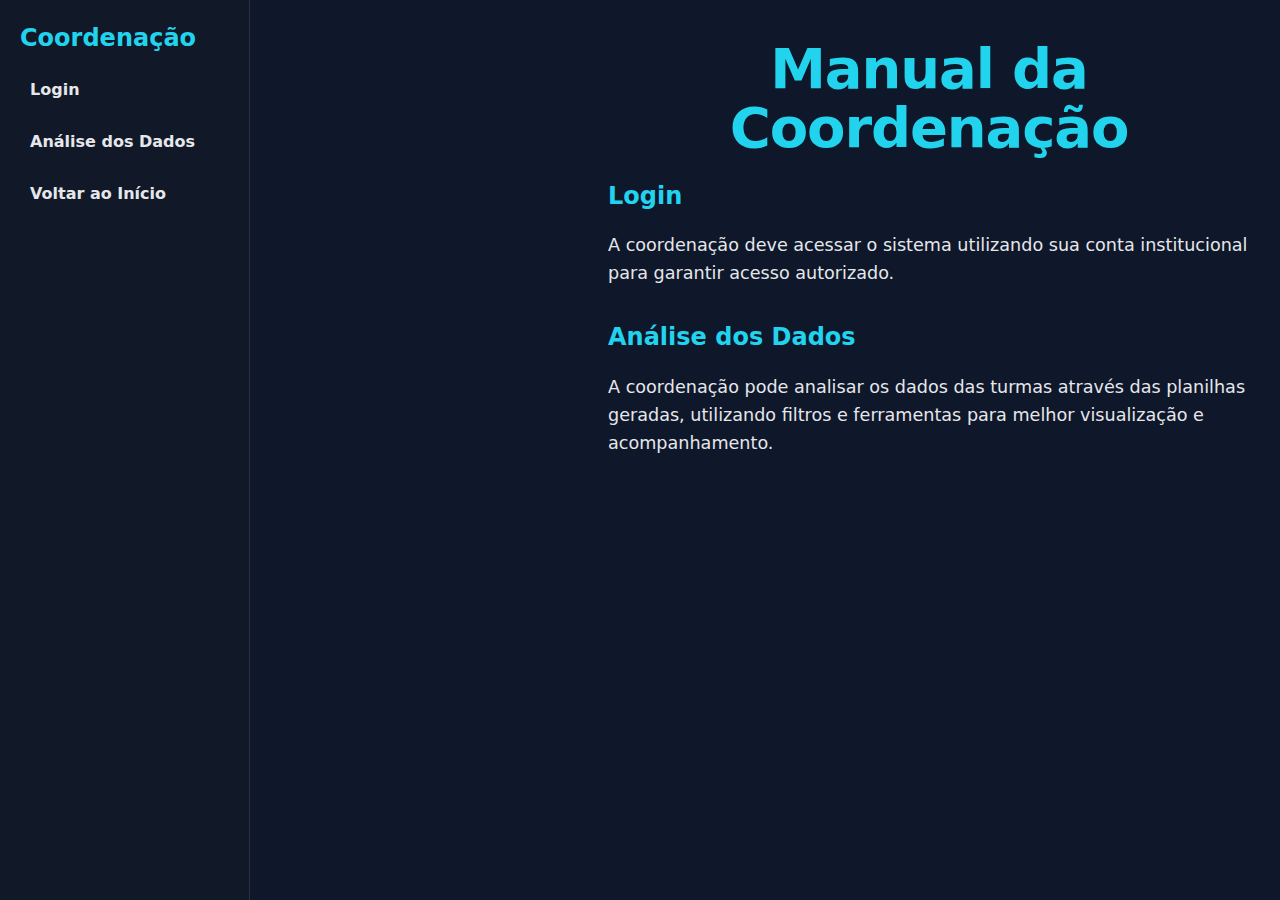
<file: Coordenacao.html>
<!doctype html>
<html lang="pt-BR">

<head>
  <meta charset="utf-8" />
  <meta name="viewport" content="width=device-width, initial-scale=1" />
  <title>Manual da Coordenação - SystemIN</title>
  <link rel="stylesheet" href="css/style.css" />
</head>

<body class="manual-page">
  <button class="hamburger" aria-label="Abrir menu" aria-expanded="false">&#9776;</button>

  <nav class="sidebar" aria-label="Menu de navegação">
    <h2>Coordenação</h2>
    <ul>
      <li><a href="#login">Login</a></li>
      <li><a href="#analise-dados">Análise dos Dados</a></li>
      <li><a href="index.html">Voltar ao Início</a></li>
    </ul>
  </nav>

  <main class="content">
    <h1>Manual da Coordenação</h1>

    <section id="login">
      <h2>Login</h2>
      <p>A coordenação deve acessar o sistema utilizando sua conta institucional para garantir acesso autorizado.</p>
    </section>

    <section id="analise-dados">
      <h2>Análise dos Dados</h2>
      <p>A coordenação pode analisar os dados das turmas através das planilhas geradas, utilizando filtros e ferramentas para melhor visualização e acompanhamento.</p>
    </section>
  </main>

  <!-- Script JS externo -->
  <script src="js/manual.js"></script>
</body>

</html>
</file>
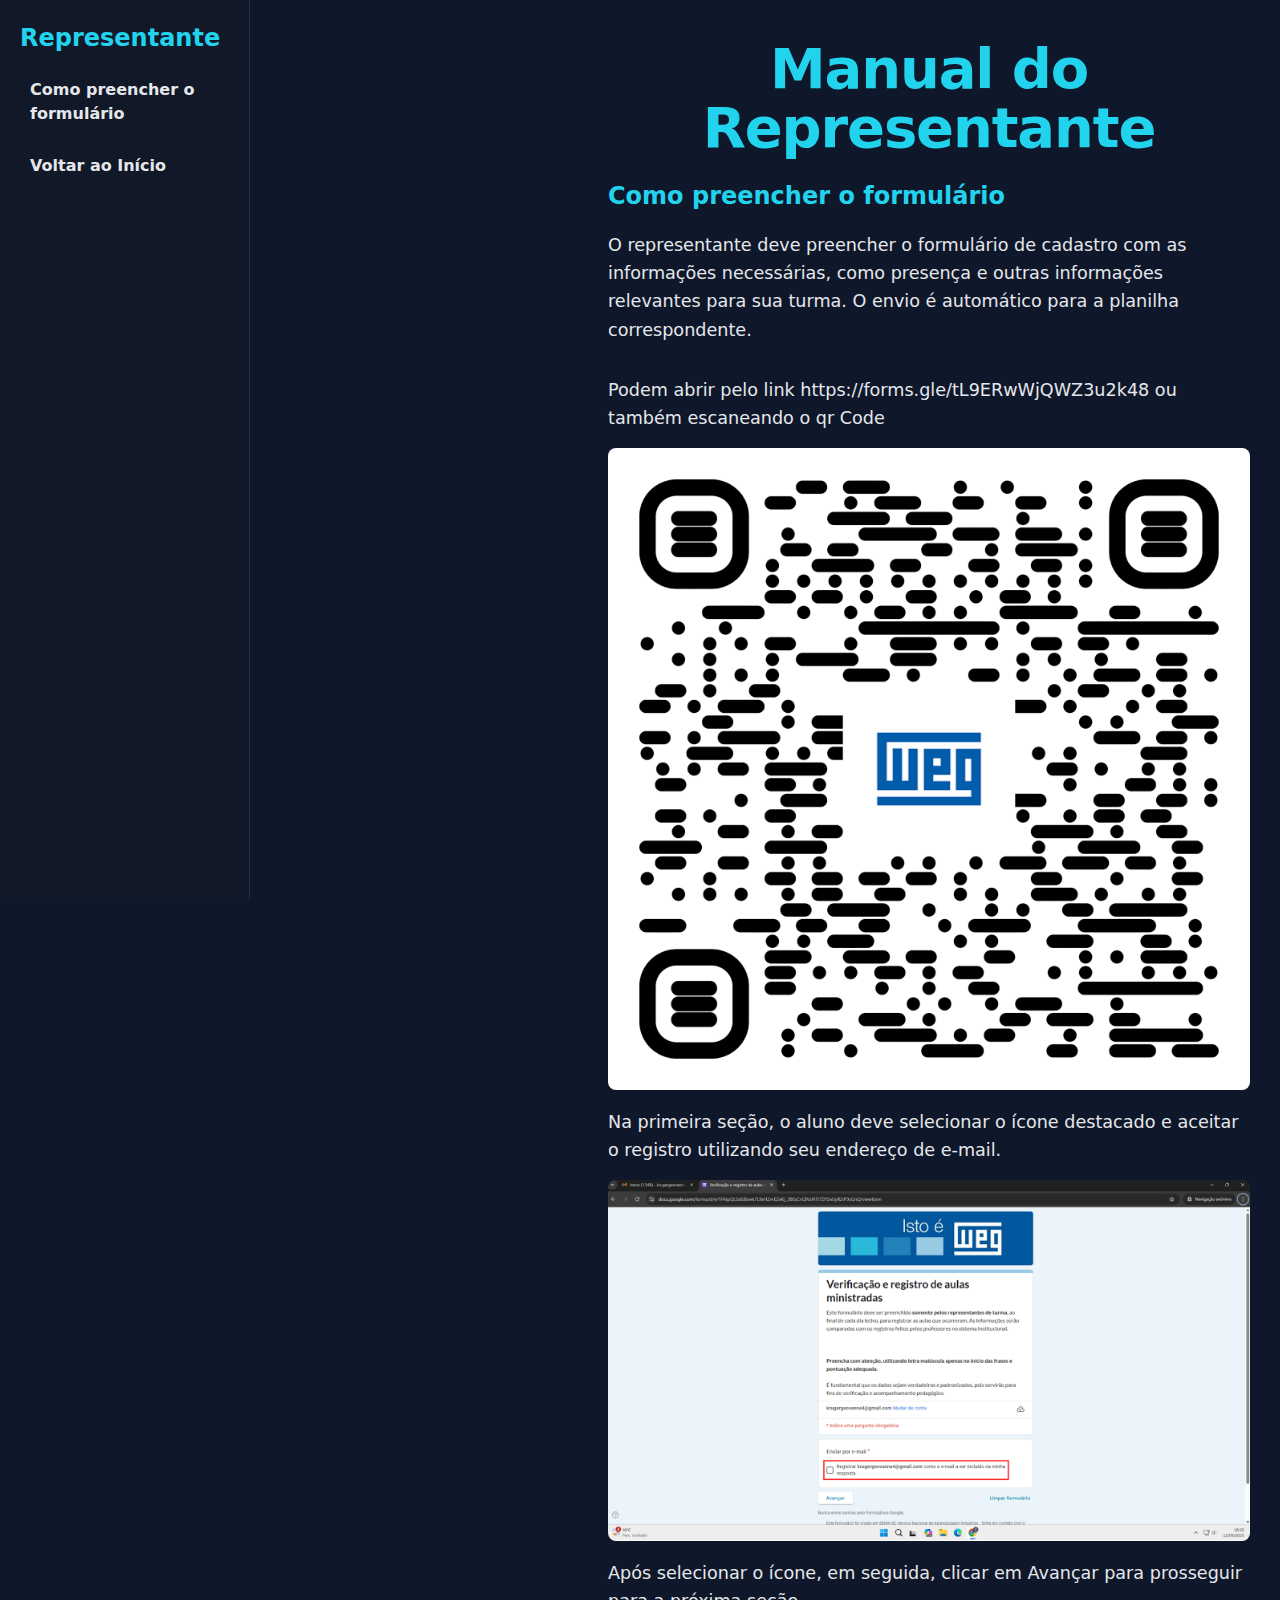
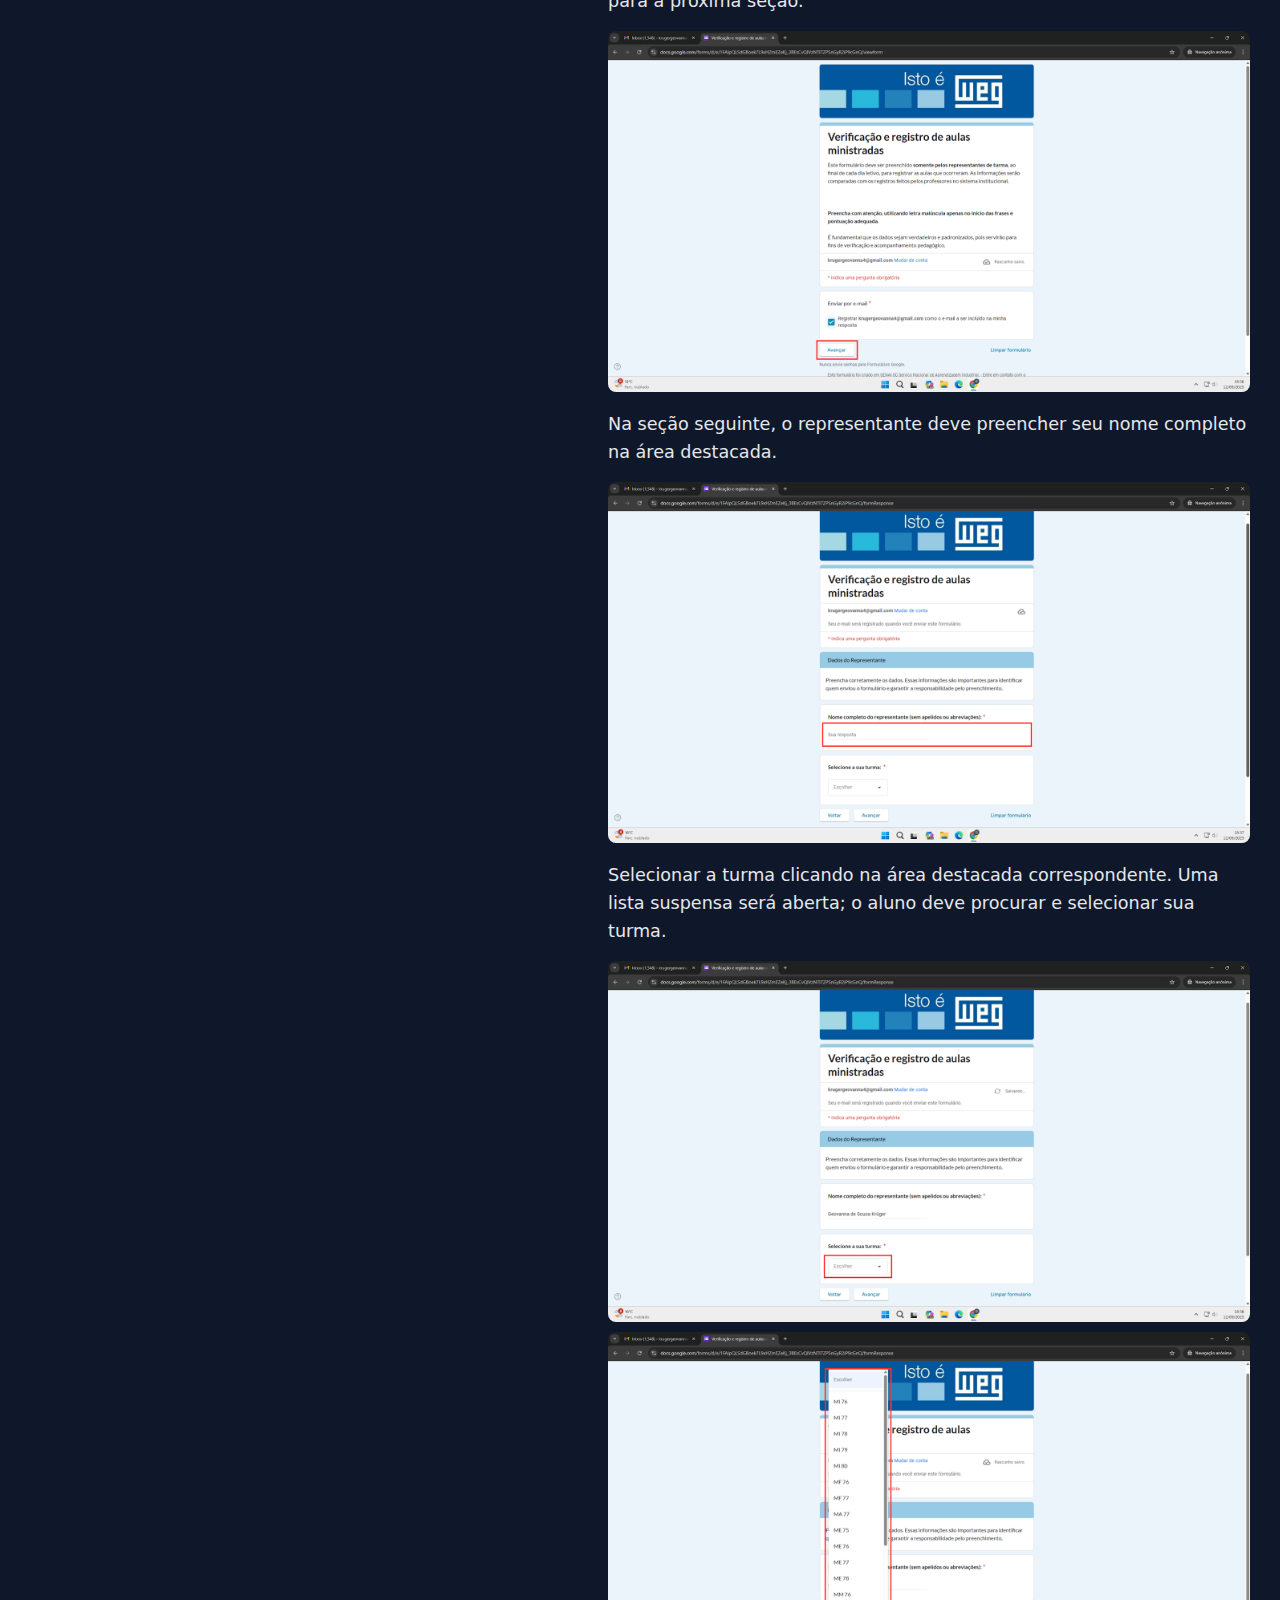
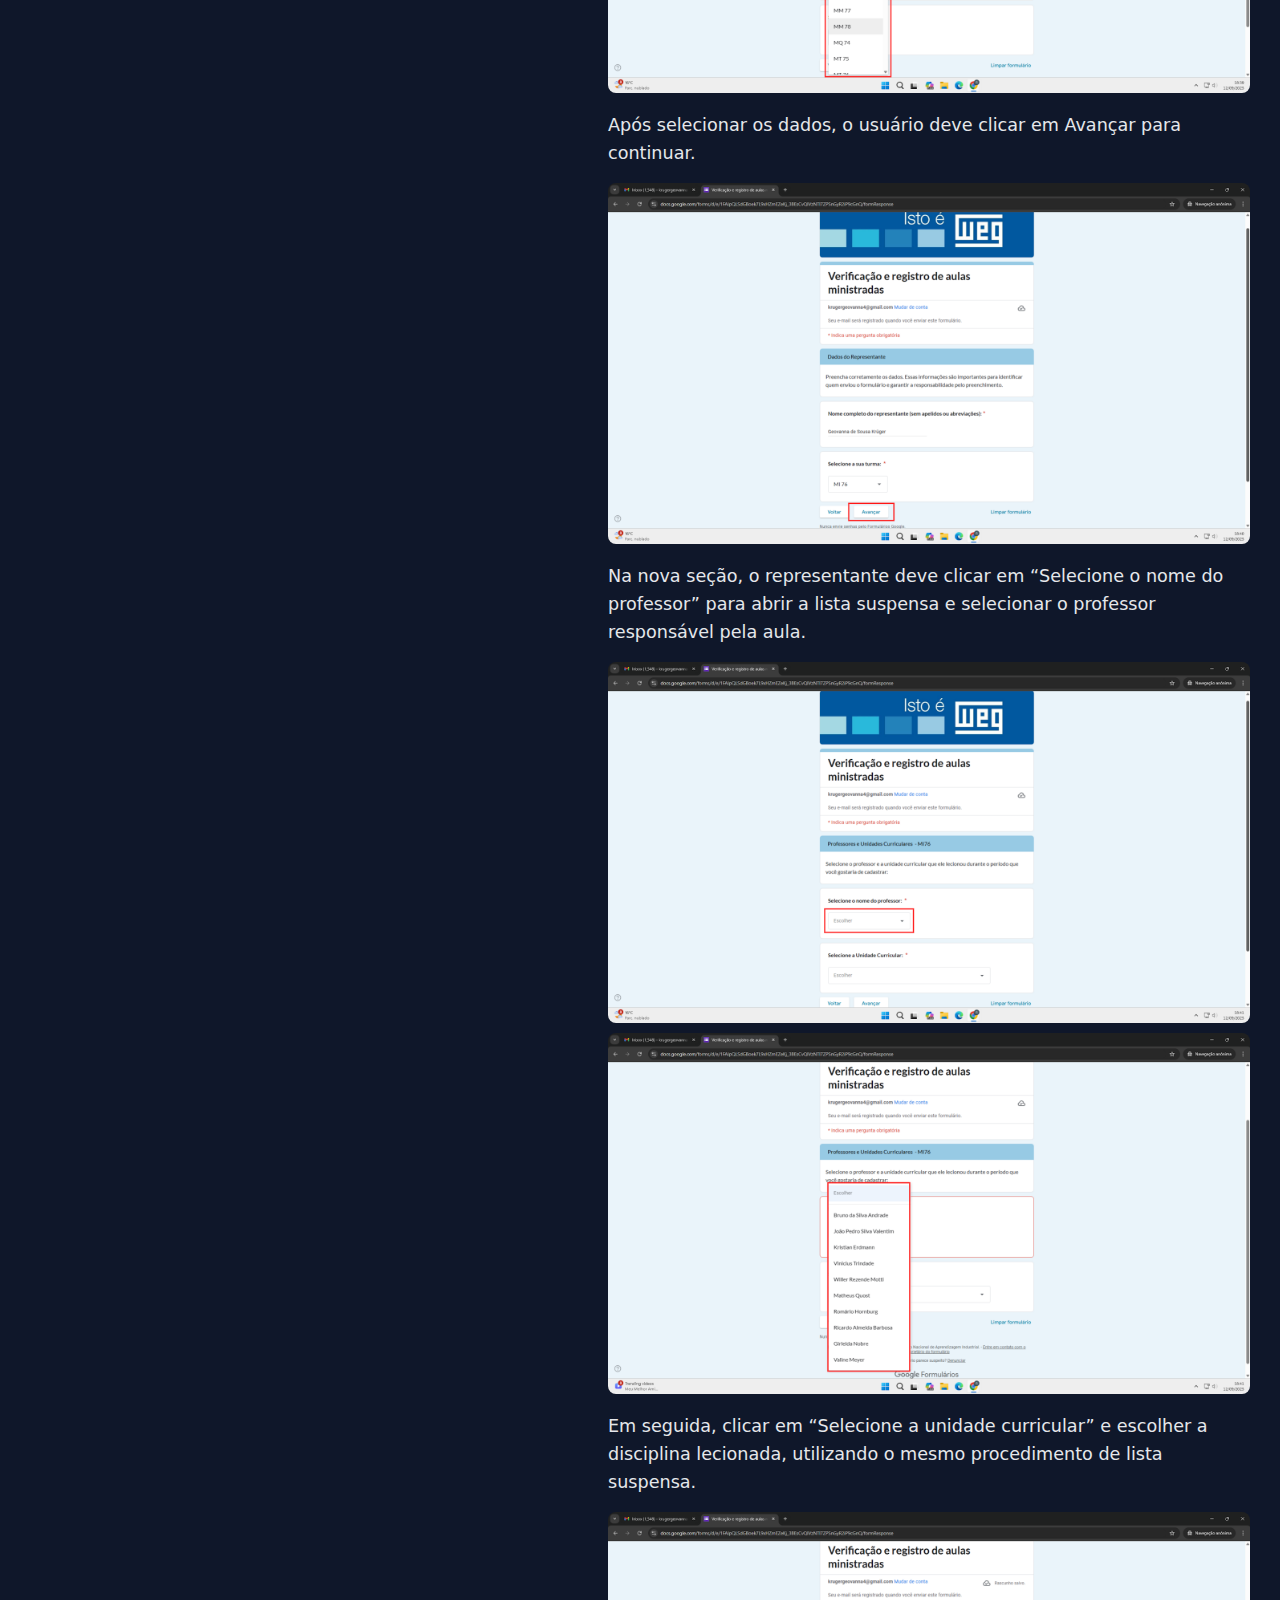
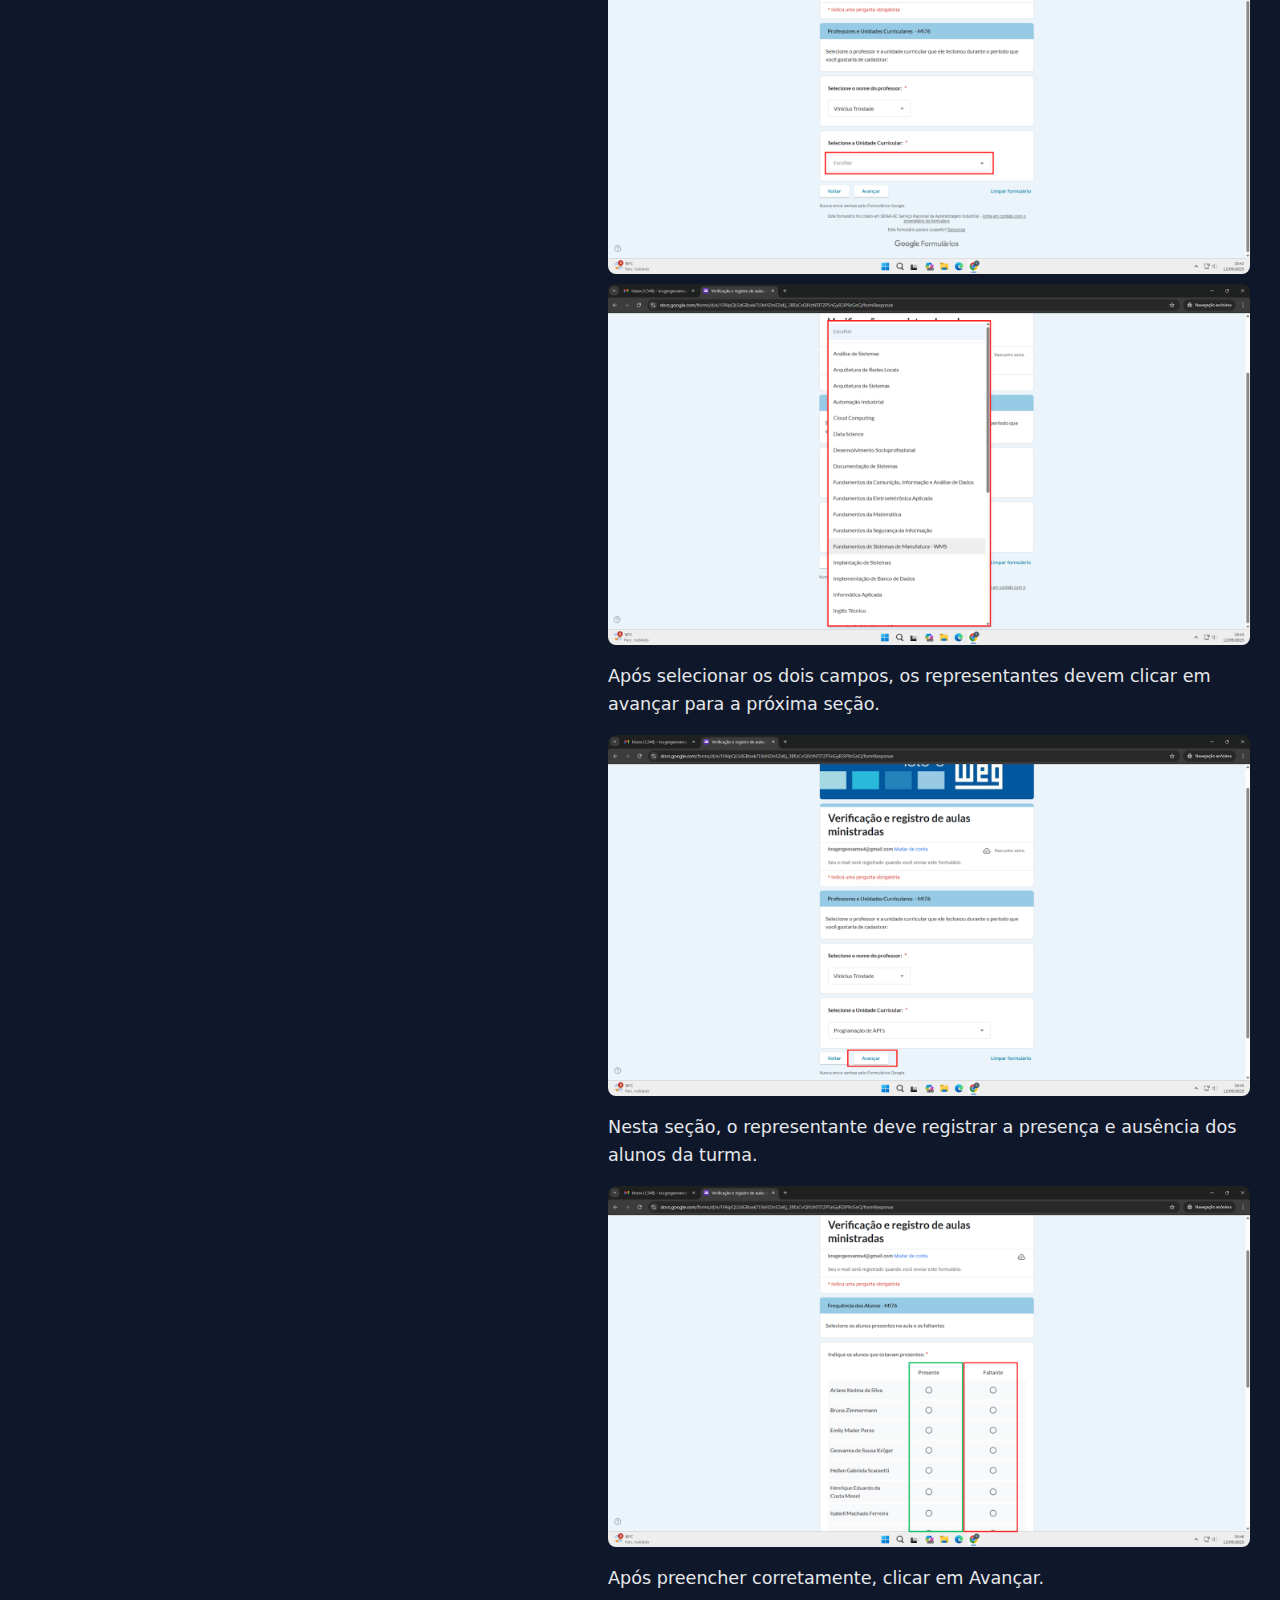
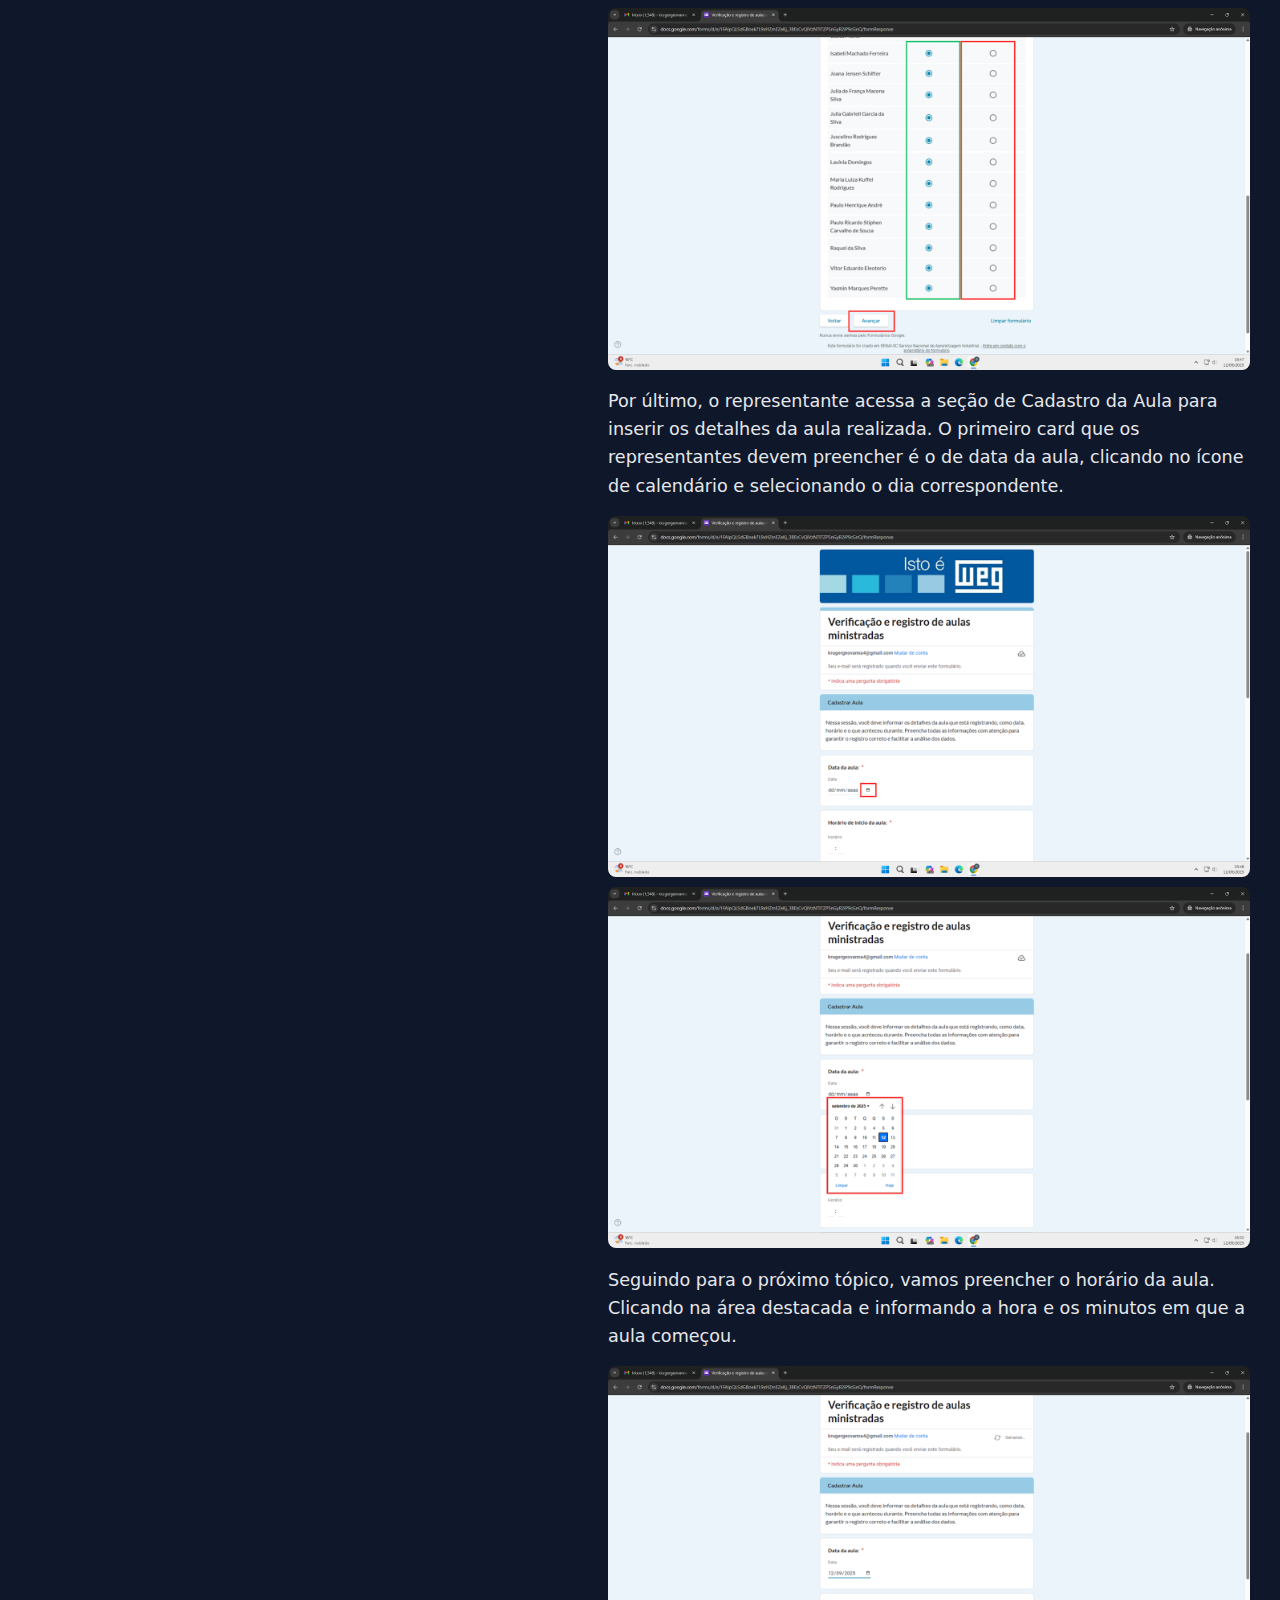
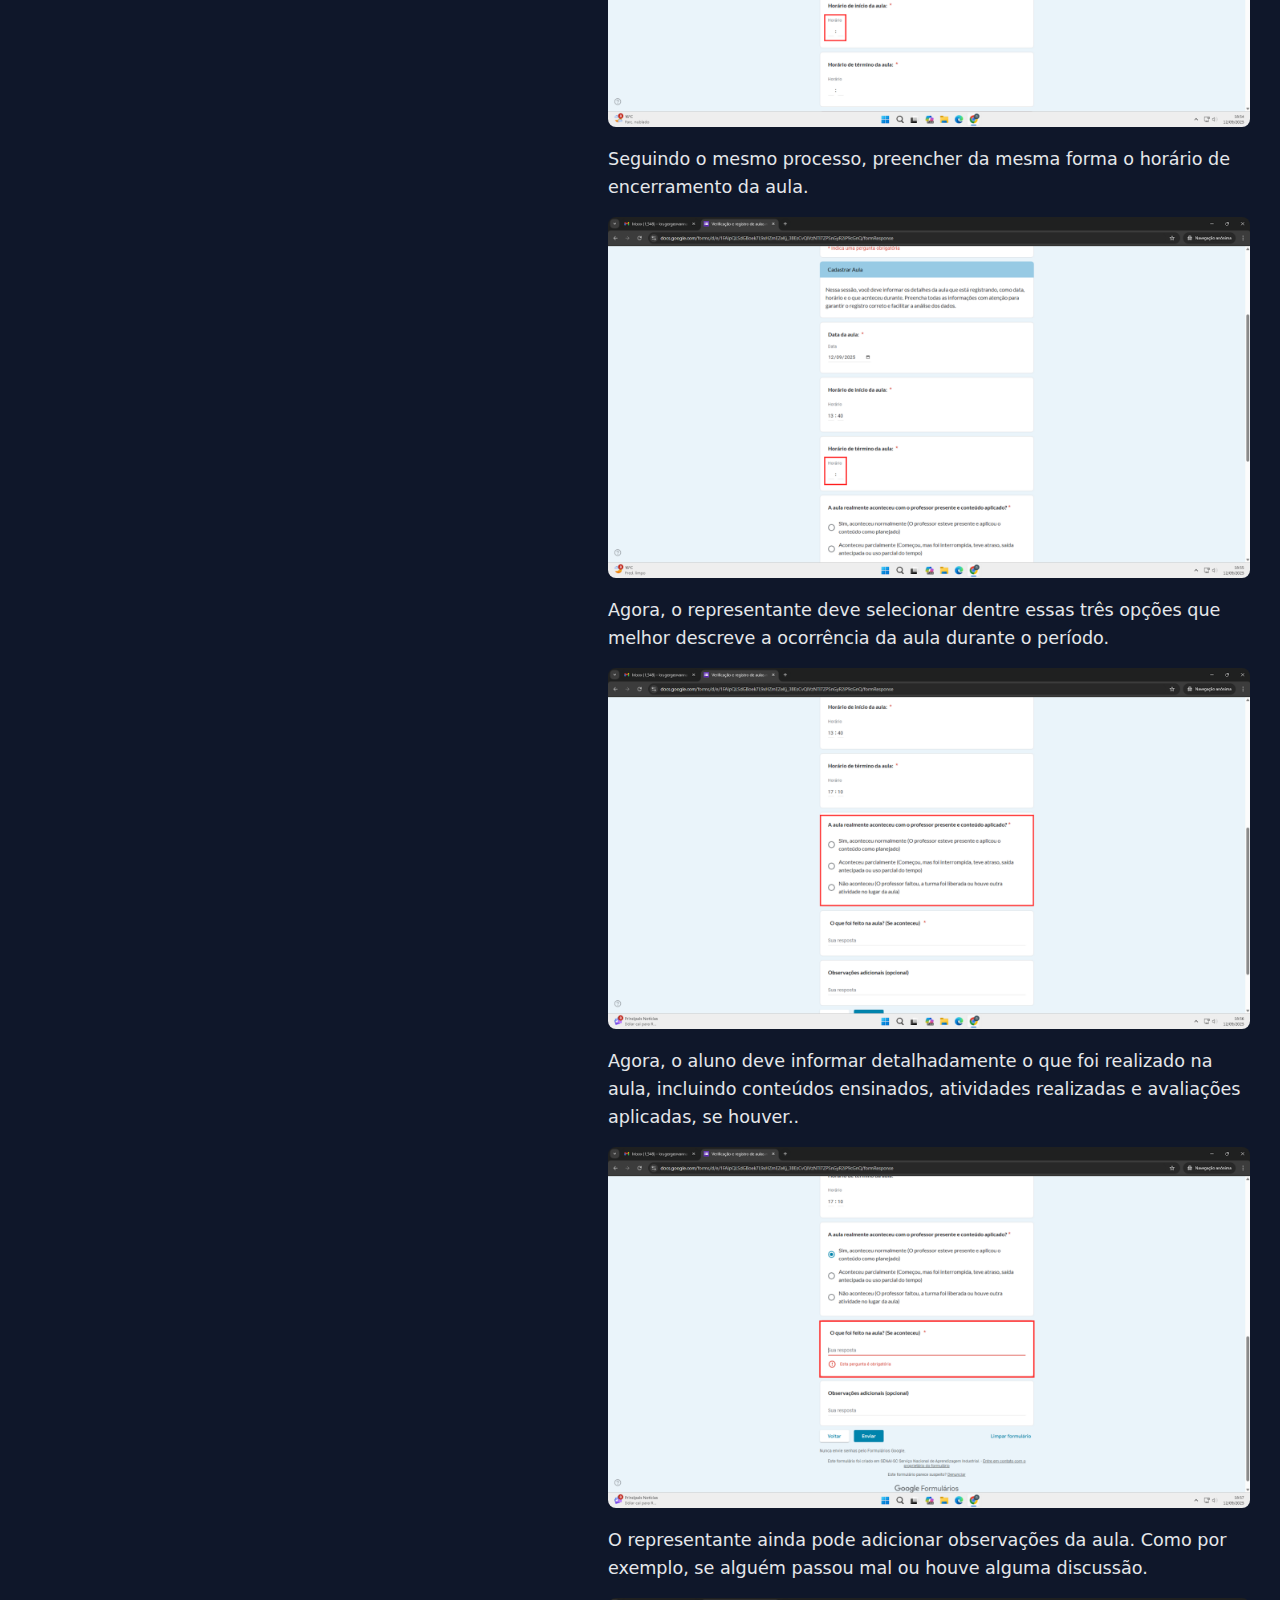
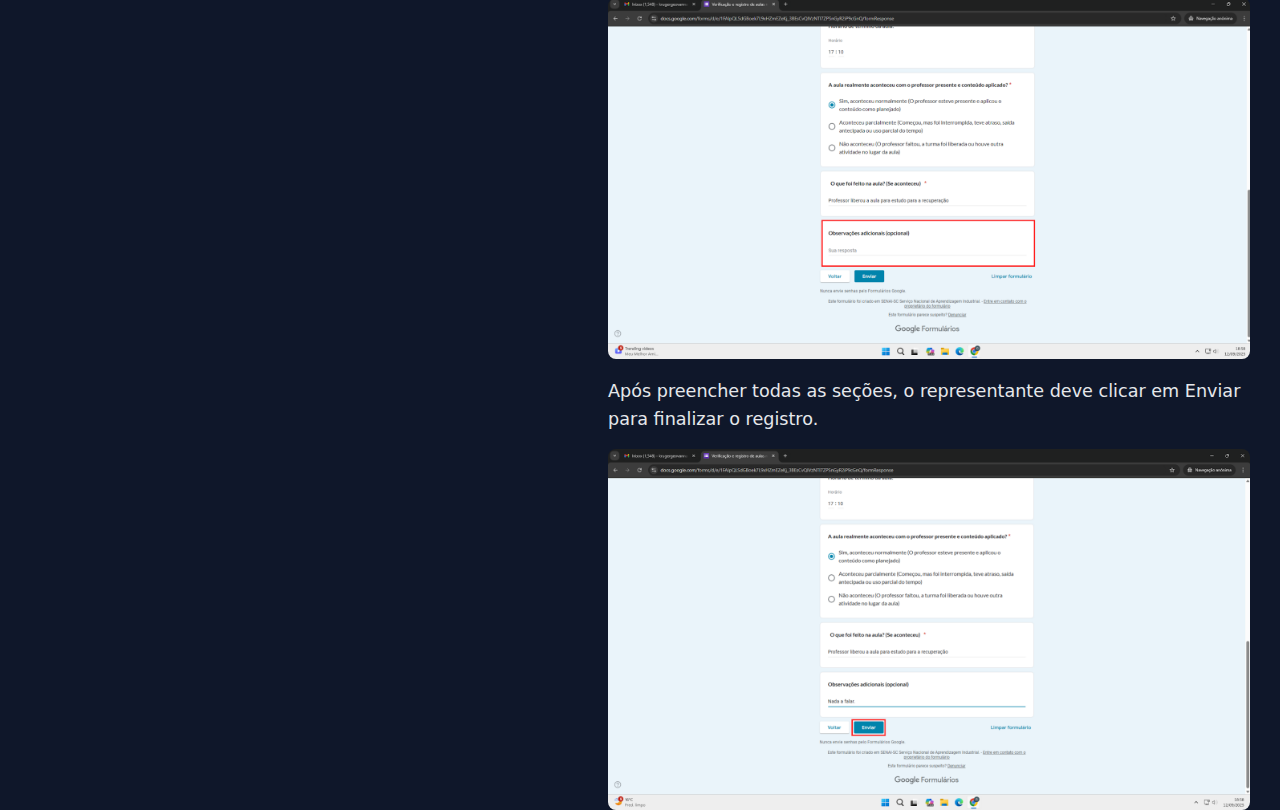
<file: Representante.html>
<!doctype html>
<html lang="pt-BR">

<head>
  <meta charset="utf-8" />
  <meta name="viewport" content="width=device-width, initial-scale=1" />
  <title>Manual do Representante - SystemIN</title>
  <link rel="stylesheet" href="css/style.css" />
</head>

<body class="manual-page">
  <button class="hamburger" aria-label="Abrir menu" aria-expanded="false">&#9776;</button>

  <nav class="sidebar" aria-label="Menu de navegação">
    <h2>Representante</h2>
    <ul>
      <li><a href="#preencher-formulario">Como preencher o formulário</a></li>
      <li><a href="index.html">Voltar ao Início</a></li>
    </ul>
  </nav>

  <main class="content">
    <h1>Manual do Representante</h1>

    <section id="preencher-formulario">
      <h2>Como preencher o formulário</h2>
      <p>O representante deve preencher o formulário de cadastro com as informações necessárias, como presença e outras informações relevantes para sua turma. O envio é automático para a planilha correspondente.</p>
    </section>

      <!-- Passo 1 -->
      <div class="tutorial-step">
        <p>Podem abrir pelo link https://forms.gle/tL9ERwWjQWZ3u2k48 ou também escaneando o qr Code</p>
        <img src="imgrepre/image (8).png" alt="Como acessar a planilha">
      </div>
    
      <!-- Passo 2 -->
      <div class="tutorial-step">
        <p>Na primeira seção, o aluno deve selecionar o ícone destacado e aceitar o registro utilizando seu endereço de e-mail.</p>
        <img src="imgrepre/image.png" alt="Inserindo o nome de uma nova turma no card">
      </div>
    
      <!-- Passo 3 -->
      <div class="tutorial-step">
        <p>Após selecionar o ícone, em seguida, clicar em Avançar para prosseguir para a próxima seção.</p>
        <img src="imgrepre/image (1).png" alt="Botão para criar nova seção do formulário destacado">
      </div>
    
      <!-- Passo 4 -->
      <div class="tutorial-step">
        <p>Na seção seguinte, o representante deve preencher seu nome completo na área destacada.</p>
        <img src="imgrepre/image2.png" alt="Seção nomeada como 'Professores e Unidades Curriculares – [Nome da turma]'">
      </div>
    
      <!-- Passo 5 -->
      <div class="tutorial-step">
        <p>Selecionar a turma clicando na área destacada correspondente. Uma lista suspensa será aberta; o aluno deve procurar e selecionar sua turma.</p>
        <img src="imgrepre/imagem3.png" alt="Descrição da seção orientando a selecionar professor e unidade curricular">
        <img src="imgrepre/imagem4.png" alt="Descrição da seção orientando a selecionar professor e unidade curricular">
      </div>
    
      <!-- Passo 6 -->
      <div class="tutorial-step">
        <p>Após selecionar os dados, o usuário deve clicar em Avançar para continuar.</p>
        <img src="imgrepre/image5.png" alt="Card 'Selecione a sua turma' com opção 'Continuar para a próxima seção'">
      </div>
    
      <!-- Passo 7 -->
      <div class="tutorial-step">
        <p>Na nova seção, o representante deve clicar em “Selecione o nome do professor” para abrir a lista suspensa e selecionar o professor responsável pela aula.</p>
        <img src="imgrepre/image6.png" alt="Selecionando a seção recém-criada para a nova turma">
        <img src="imgrepre/image7.png" alt="Selecionando a seção recém-criada para a nova turma">
      </div>
    
      <!-- Passo 8 -->
      <div class="tutorial-step">
        <p>Em seguida, clicar em “Selecione a unidade curricular” e escolher a disciplina lecionada, utilizando o mesmo procedimento de lista suspensa.</p>
        <img src="imgrepre/image8.png" alt="Adicionando card para selecionar professor na seção">
        <img src="imgrepre/image9.png" alt="Adicionando card para selecionar professor na seção">
      </div>
    
      <!-- Passo 9 -->
      <div class="tutorial-step">
        <p>Após selecionar os dois campos, os representantes devem clicar em avançar para a próxima seção. </p>
        <img src="imgrepre/image10.png" alt="Pergunta 'Selecione o nome do professor' no formulário">
      </div>
    
      <!-- Passo 10 -->
      <div class="tutorial-step">
        <p>Nesta seção, o representante deve registrar a presença e ausência dos alunos da turma.</p>
        <img src="imgrepre/image11.png" alt="Lista de professores sendo inserida no card">
      </div>
    
      <!-- Passo 11 -->
      <div class="tutorial-step">
        <p>Após preencher corretamente, clicar em Avançar.</p>
        <img src="imgrepre/image12.png" alt="Card configurado para selecionar unidade curricular">
      </div>
    
      <!-- Passo 12 -->
      <div class="tutorial-step">
        <p>Por último, o representante acessa a seção de Cadastro da Aula para inserir os detalhes da aula realizada.

          O primeiro card que os representantes devem preencher é o de data da aula,  clicando  no ícone de calendário e selecionando o dia correspondente.
          </p>
        <img src="imgrepre/image13.png" alt="Card configurado para selecionar unidade curricular">
        <img src="imgrepre/image14.png" alt="Card configurado para selecionar unidade curricular">
      </div>
    
      <!-- Passo 13 -->
      <div class="tutorial-step">
        <p>Seguindo para o próximo tópico, vamos preencher o horário da aula. Clicando na área destacada e informando a hora e os minutos em que a aula começou.</p>
        <img src="imgrepre/image15.png" alt="Card com título alterado para 'Selecione a unidade curricular'">
      </div>
    
      <!-- Passo 14 -->
      <div class="tutorial-step">
        <p>Seguindo o mesmo processo, preencher da mesma forma o horário de encerramento da aula.</p>
        <img src="imgrepre/image16.png" alt="Edição dos tópicos com nomes das unidades curriculares">
      </div>

      <!-- Passo 15 -->
      <div class="tutorial-step">
        <p>Agora, o representante deve selecionar dentre essas três opções que melhor descreve a ocorrência da aula durante o período.</p>
        <img src="imgrepre/image17.png" alt="Edição dos tópicos com nomes das unidades curriculares">
      </div>

      <!-- Passo 16 -->
      <div class="tutorial-step">
        <p>Agora, o aluno deve informar detalhadamente o que foi realizado na aula, incluindo conteúdos ensinados, atividades realizadas e avaliações aplicadas, se houver..</p>
        <img src="imgrepre/image18.png" alt="Edição dos tópicos com nomes das unidades curriculares">
      </div>

      <!-- Passo 17 -->
      <div class="tutorial-step">
        <p>O representante ainda pode adicionar observações da aula. Como por exemplo, se alguém passou mal ou houve alguma discussão.</p>
        <img src="imgrepre/image19.png" alt="Edição dos tópicos com nomes das unidades curriculares">
      </div>

      <!-- Passo 18 -->
      <div class="tutorial-step">
        <p>Após preencher todas as seções, o representante deve clicar em Enviar para finalizar o registro.</p>
        <img src="imgrepre/image20.png" alt="Edição dos tópicos com nomes das unidades curriculares">
      </div>
  
    </section>
  </main>

  <!-- Script JS externo -->
  <script src="js/manual.js"></script>
</body>

</html>
</file>
<file: css/style.css>
:root {
  --bg: #0f172a;

  --panel: #111827;

  --muted: #94a3b8;

  --text: #e5e7eb;

  --brand: #22d3ee;

  --brand-2: #a78bfa;

  --ring: rgba(34, 211, 238, .35);
}

* {
  box-sizing: border-box;
}

html,
body {
  height: 100%;
}

body {
  margin: 0;
  font-family: system-ui, -apple-system, Segoe UI, Roboto, Ubuntu, Cantarell, Noto Sans, Helvetica, Arial,
    "Apple Color Emoji", "Segoe UI Emoji";
  color: var(--text);
  background: radial-gradient(1200px 800px at 10% 0%, rgba(167, 139, 250, .15), transparent 60%),
    radial-gradient(1000px 600px at 90% 20%, rgba(34, 211, 238, .12), transparent 60%),
    var(--bg);
  line-height: 1.5;
}

a {
  color: var(--brand);
  text-decoration: none;
}

a:hover {
  text-decoration: underline;
}

.container {
  max-width: 1100px;
  margin: 0 auto;
  padding: 0 20px;
}

/* Header */
header {
  position: sticky;
  top: 0;
  z-index: 10;
  backdrop-filter: blur(8px);
  background: rgba(15, 23, 42, .45);
  border-bottom: 1px solid rgba(148, 163, 184, .1);
}

.nav {
  display: flex;
  align-items: center;
  justify-content: space-between;
  padding: 14px 0;
}

.brand {
  display: inline-flex;
  gap: 10px;
  align-items: center;
  font-weight: 700;
  letter-spacing: .3px;
}

.logo {
  width: 28px;
  height: 28px;
  border-radius: 11px;
  background: conic-gradient(from 200deg, var(--brand), var(--brand-2));
  box-shadow: 0 0 0 3px rgba(167, 139, 250, .25), 0 0 30px rgba(34, 211, 238, .35) inset;
}

.nav a {
  margin-left: 18px;
  font-size: 14px;
  color: var(--text);
  opacity: .85;
}

.btn {
  display: inline-flex;
  align-items: center;
  gap: .5rem;
  padding: .6rem 1rem;
  border-radius: .8rem;
  border: 1px solid rgba(148, 163, 184, .18);
  background: linear-gradient(180deg, rgba(255, 255, 255, .06), rgba(255, 255, 255, .02));
  color: var(--text);
  font-weight: 600;
}

.btn:hover {
  box-shadow: 0 0 0 3px var(--ring);
  transform: translateY(-1px);
}

/* Hero */
.hero {
  padding: 64px 0 48px;
  text-align: center;
}

.eyebrow {
  display: inline-block;
  padding: 6px 12px;
  border: 1px solid rgba(148, 163, 184, .25);
  border-radius: 999px;
  font-size: 12px;
  color: var(--muted);
  backdrop-filter: blur(6px);
}

h1 {
  font-size: clamp(32px, 5vw, 56px);
  margin: 14px 0 12px;
  line-height: 1.05;
  letter-spacing: -.02em;
}

.sub {
  color: var(--muted);
  max-width: 720px;
  margin: 0 auto 22px;
}

.actions {
  display: flex;
  gap: 12px;
  justify-content: center;
  flex-wrap: wrap;
  margin-top: 10px;
}

/* Features */
.features {
  padding: 28px 0 52px;
}

.grid {
  display: grid;
  grid-template-columns: repeat(3, minmax(0, 1fr));
  gap: 18px;
}

@media (max-width: 900px) {
  .grid {
    grid-template-columns: 1fr 1fr;
  }
}

@media (max-width: 600px) {
  .grid {
    grid-template-columns: 1fr;
  }
}

.card {
  background: linear-gradient(180deg, rgba(17, 24, 39, .9), rgba(17, 24, 39, .75));
  border: 1px solid rgba(148, 163, 184, .18);
  border-radius: 16px;
  padding: 18px;
  min-height: 160px;
  transition: transform .15s ease, box-shadow .2s ease;
  cursor: pointer;
}

.card:hover {
  transform: translateY(-3px);
  box-shadow: 0 10px 24px rgba(0, 0, 0, .25);
}

.card h3 {
  margin: 6px 0 8px;
  font-size: 18px;
}

.card p {
  margin: 0;
  color: var(--muted);
  font-size: 14px;
}

/* Tornar os cards links clicáveis mantendo o estilo */
a.card {
  text-decoration: none;
  color: inherit;
  display: block;
}

/* CTA */
.cta {
  margin: 40px 0 64px;
  display: grid;
  gap: 16px;
  align-items: center;
  grid-template-columns: 2fr 3fr;
  background: linear-gradient(90deg, rgba(167, 139, 250, .12), rgba(34, 211, 238, .12));
  border: 1px solid rgba(148, 163, 184, .25);
  border-radius: 20px;
  padding: 20px;
}

@media (max-width: 800px) {
  .cta {
    grid-template-columns: 1fr;
    text-align: center;
  }
}

.cta h2 {
  margin: 0 0 6px;
  font-size: clamp(20px, 3.5vw, 28px);
}

.cta p {
  margin: 0;
  color: var(--muted);
}

.cta form {
  display: flex;
  gap: 10px;
  justify-content: flex-end;
}

@media (max-width: 800px) {
  .cta form {
    justify-content: center;
  }
}

input[type="email"] {
  flex: 1;
  min-width: 160px;
  padding: .75rem 1rem;
  border-radius: .8rem;
  border: 1px solid rgba(148, 163, 184, .35);
  background: rgba(2, 6, 23, .6);
  color: var(--text);
}

input::placeholder {
  color: #94a3b8;
}

/* Footer */
footer {
  border-top: 1px solid rgba(148, 163, 184, .12);
  padding: 22px 0;
  color: var(--muted);
  font-size: 14px;
}

.ft {
  display: flex;
  align-items: center;
  justify-content: space-between;
  gap: 12px;
  flex-wrap: wrap;
}

.ft small {
  opacity: .9;
}

/* Estilos para as páginas de manual com menu lateral */

body.manual-page {
  display: flex;
  min-height: 100vh;
  margin: 0;
  font-family: system-ui, -apple-system, Segoe UI, Roboto, Ubuntu, Cantarell, Noto Sans, Helvetica, Arial,
    "Apple Color Emoji", "Segoe UI Emoji";
  background: var(--bg);
  color: var(--text);
}

nav.sidebar {
  width: 250px;
  background: var(--panel);
  padding: 20px;
  box-sizing: border-box;
  position: fixed;
  height: 100vh;
  overflow-y: auto;
  border-right: 1px solid rgba(148, 163, 184, 0.18);
}

nav.sidebar h2 {
  margin-top: 0;
  font-size: 1.5rem;
  margin-bottom: 1rem;
  color: var(--brand);
}

nav.sidebar ul {
  list-style: none;
  padding: 0;
  margin: 0;
}

nav.sidebar ul li {
  margin-bottom: 1rem;
}

nav.sidebar ul li a {
  color: var(--text);
  text-decoration: none;
  font-weight: 600;
  font-size: 1rem;
  display: block;
  padding: 6px 10px;
  border-radius: 6px;
  transition: background-color 0.2s ease;
}

nav.sidebar ul li a:hover,
nav.sidebar ul li a:focus {
  background-color: var(--brand);
  color: var(--bg);
  outline: none;
}

main.content {
  margin-left: 550px;
  padding: 40px 30px;
  max-width: 900px;
  flex-grow: 1;
}

main.content h1 {
  margin-top: 0;
  color: var(--brand);
}

main.content section {
  margin-bottom: 2rem;
}

/* Menu hambúrguer para telas pequenas */
@media (max-width: 768px) {
  nav.sidebar {
    position: fixed;
    left: -270px;
    top: 0;
    transition: left 0.3s ease;
    z-index: 1000;
  }

  nav.sidebar.open {
    left: 0;
  }

  main.content {
    margin-left: 0;
    padding: 20px;
  }

  .hamburger {
    position: fixed;
    top: 15px;
    left: 15px;
    background: var(--panel);
    border: none;
    padding: 10px 12px;
    border-radius: 6px;
    cursor: pointer;
    z-index: 1100;
    color: var(--text);
    font-size: 1.2rem;
  }
}


/*SOBRE NÓS*/
main.container {
  max-width: 900px;
  margin: 40px auto 80px;
  padding: 0 20px;
  color: var(--text);
}

h1 {
  color: var(--brand);
  margin-bottom: 1rem;
  text-align: center;
}

p {
  line-height: 1.6;
  margin-bottom: 1rem;
  font-size: 1.1rem;
}

/* Cards dos criadores */
.creators {
  display: flex;
  gap: 40px;
  justify-content: center;
  margin: 60px 0 40px;
  flex-wrap: wrap;
}

.creator-card {
  background: var(--panel);
  border-radius: 16px;
  padding: 20px;
  width: 260px;
  box-shadow: 0 4px 12px rgba(0, 0, 0, 0.3);
  text-align: center;
  transition: transform 0.2s ease;
}

.creator-card:hover {
  transform: translateY(-6px);
  box-shadow: 0 10px 24px rgba(34, 211, 238, 0.5);
}

.creator-photo {
  width: 140px;
  height: 140px;
  border-radius: 50%;
  object-fit: cover;
  margin-bottom: 16px;
  border: 3px solid var(--brand);
  box-shadow: 0 0 10px var(--brand);
}

.creator-name {
  font-weight: 700;
  font-size: 1.2rem;
  color: var(--brand);
}

/* Seção contato */
.contact-section {
  background: linear-gradient(90deg, rgba(34, 211, 238, 0.15), rgba(167, 139, 250, 0.15));
  border: 1px solid rgba(148, 163, 184, 0.25);
  border-radius: 20px;
  padding: 30px 20px;
  text-align: center;
  max-width: 600px;
  margin: 0 auto 60px;
}

.contact-section h2 {
  color: var(--brand);
  margin-bottom: 20px;
}

.contact-links {
  display: flex;
  justify-content: center;
  gap: 40px;
  font-size: 1.5rem;
}

.contact-links a {
  color: var(--brand);
  text-decoration: none;
  transition: color 0.3s ease;
}

.contact-links a:hover,
.contact-links a:focus {
  color: var(--brand-2);
  outline: none;
}

/* Ícones simples para GitHub e LinkedIn */
.icon {
  width: 32px;
  height: 32px;
  fill: currentColor;
  vertical-align: middle;
}



main.container {
  max-width: 900px;
  margin: 40px auto 80px;
  padding: 0 20px;
  color: var(--text);
}
h1 {
  color: var(--brand);
  margin-bottom: 1rem;
  text-align: center;
}
section {
  margin-bottom: 2rem;
}
section h2 {
  color: var(--brand);
  margin-bottom: 0.5rem;
}
p {
  line-height: 1.6;
  font-size: 1.1rem;
  margin-bottom: 1rem;
}


/*FEEDBACK*/
.cta {
  margin: 40px 0 64px;
  display: grid;
  gap: 16px;
  align-items: center;
  grid-template-columns: 2fr 3fr;
  background: linear-gradient(90deg, rgba(167, 139, 250, .12), rgba(34, 211, 238, .12));
  border: 1px solid rgba(148, 163, 184, .25);
  border-radius: 20px;
  padding: 20px;
}

@media (max-width: 800px) {
  .cta {
    grid-template-columns: 1fr;
    text-align: center;
  }
}

.cta h2 {
  margin: 0 0 6px;
  font-size: clamp(20px, 3.5vw, 28px);
  color: var(--brand);
}

.cta p {
  margin: 0 0 10px;
  color: var(--muted);
  font-size: 1.1rem;
}

.cta form {
  display: flex;
  flex-direction: column;
  gap: 10px;
  justify-content: flex-end;
}

.tutorial-step img {
  max-width: 1100px;  /* diminui largura máxima */
  width: 100%;       /* ocupa até 100% do espaço disponível */
  height: auto;      /* mantém proporção */
  display: block;
  margin: 10px auto; /* centraliza */
  border-radius: 8px; /* opcional: cantos arredondados */
}


@media (max-width: 800px) {
  .cta form {
    justify-content: center;
  }
}

input[type="email"],
textarea {
  width: 100%;
  padding: 0.75rem 1rem;
  border-radius: 0.8rem;
  border: 1px solid rgba(148, 163, 184, 0.35);
  background: rgba(2, 6, 23, 0.6);
  color: var(--text);
  font-family: inherit;
  font-size: 1rem;
  resize: vertical;
  min-height: 48px;
  box-sizing: border-box;
}

textarea {
  min-height: 100px;
}

input::placeholder,
textarea::placeholder {
  color: #94a3b8;
}

button.btn {
  align-self: flex-start;
  padding: 0.6rem 1.2rem;
  font-weight: 600;
  cursor: pointer;
  border: 1px solid rgba(148, 163, 184, 0.18);
  background: linear-gradient(180deg, rgba(255, 255, 255, 0.06), rgba(255, 255, 255, 0.02));
  color: var(--text);
  border-radius: 0.8rem;
  transition: box-shadow 0.2s ease, transform 0.15s ease;
}

button.btn:hover {
  box-shadow: 0 0 0 3px var(--ring);
  transform: translateY(-1px);
}
</file>
